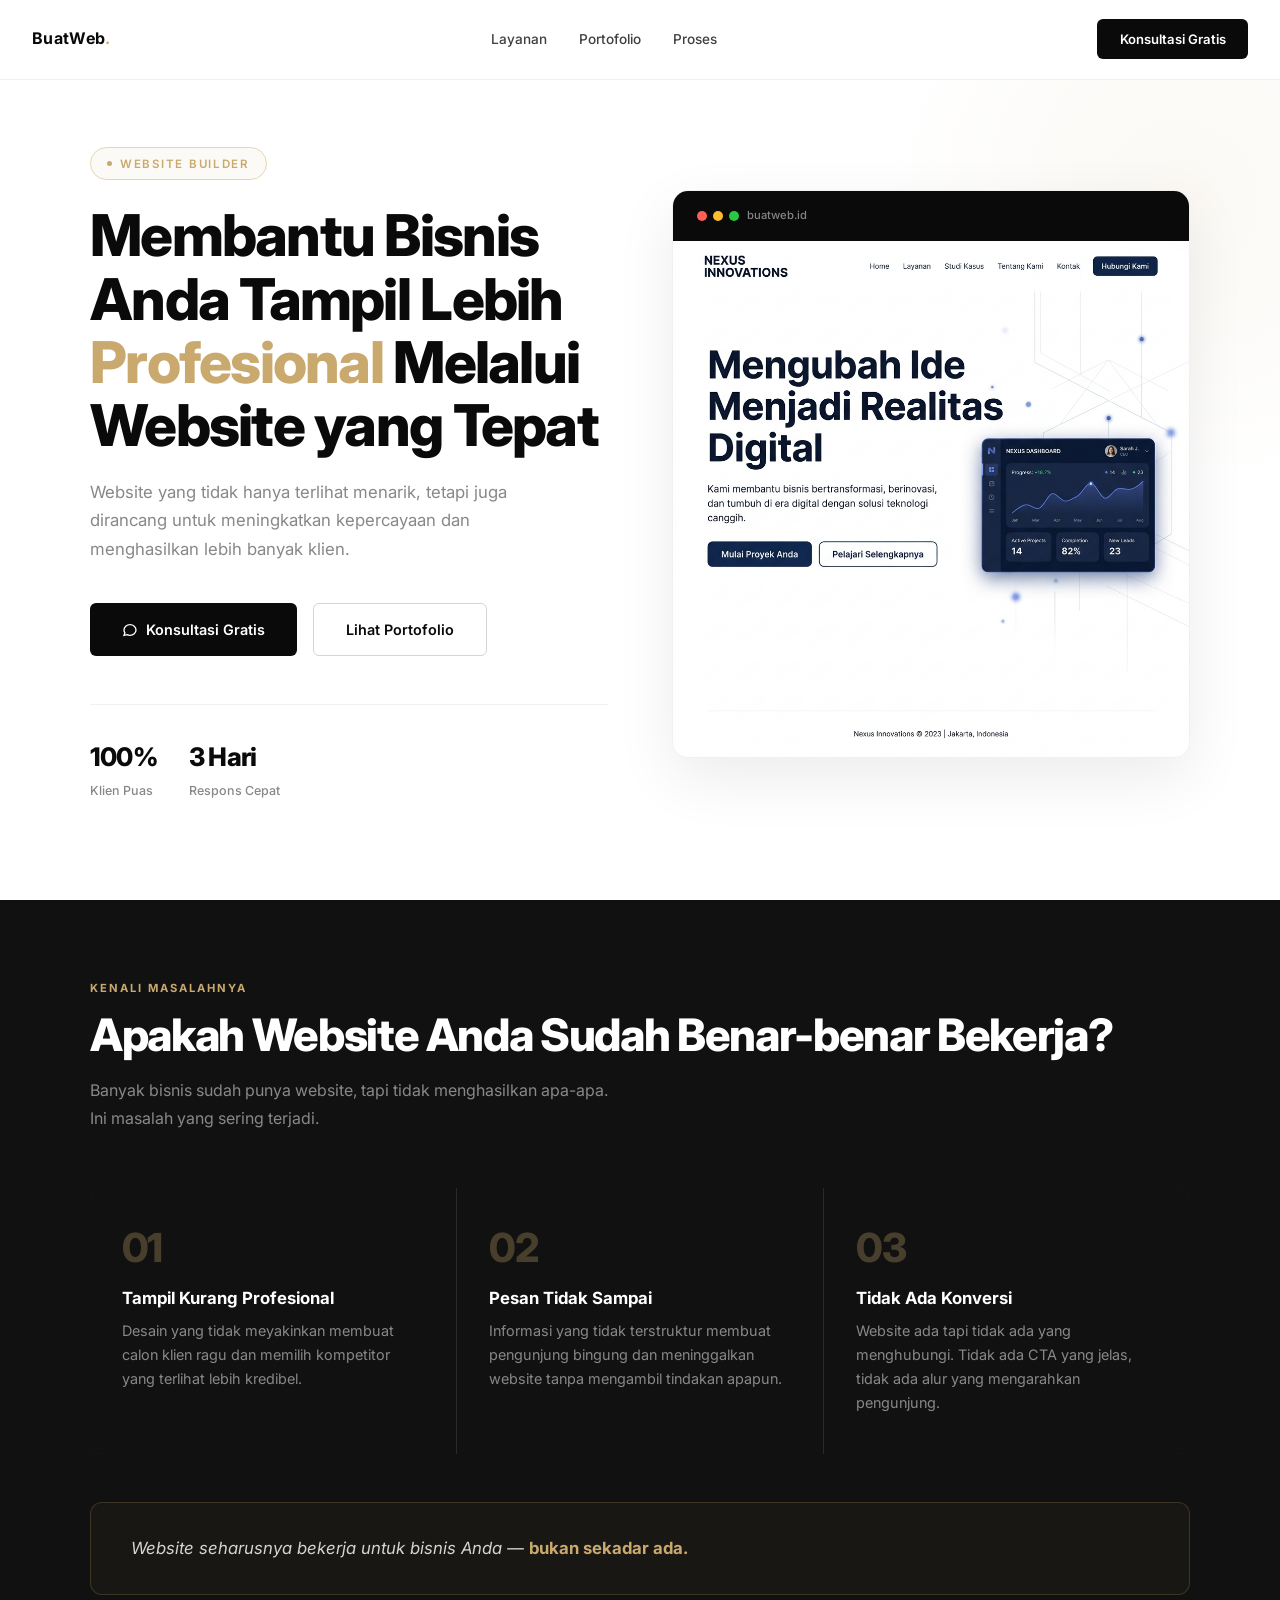
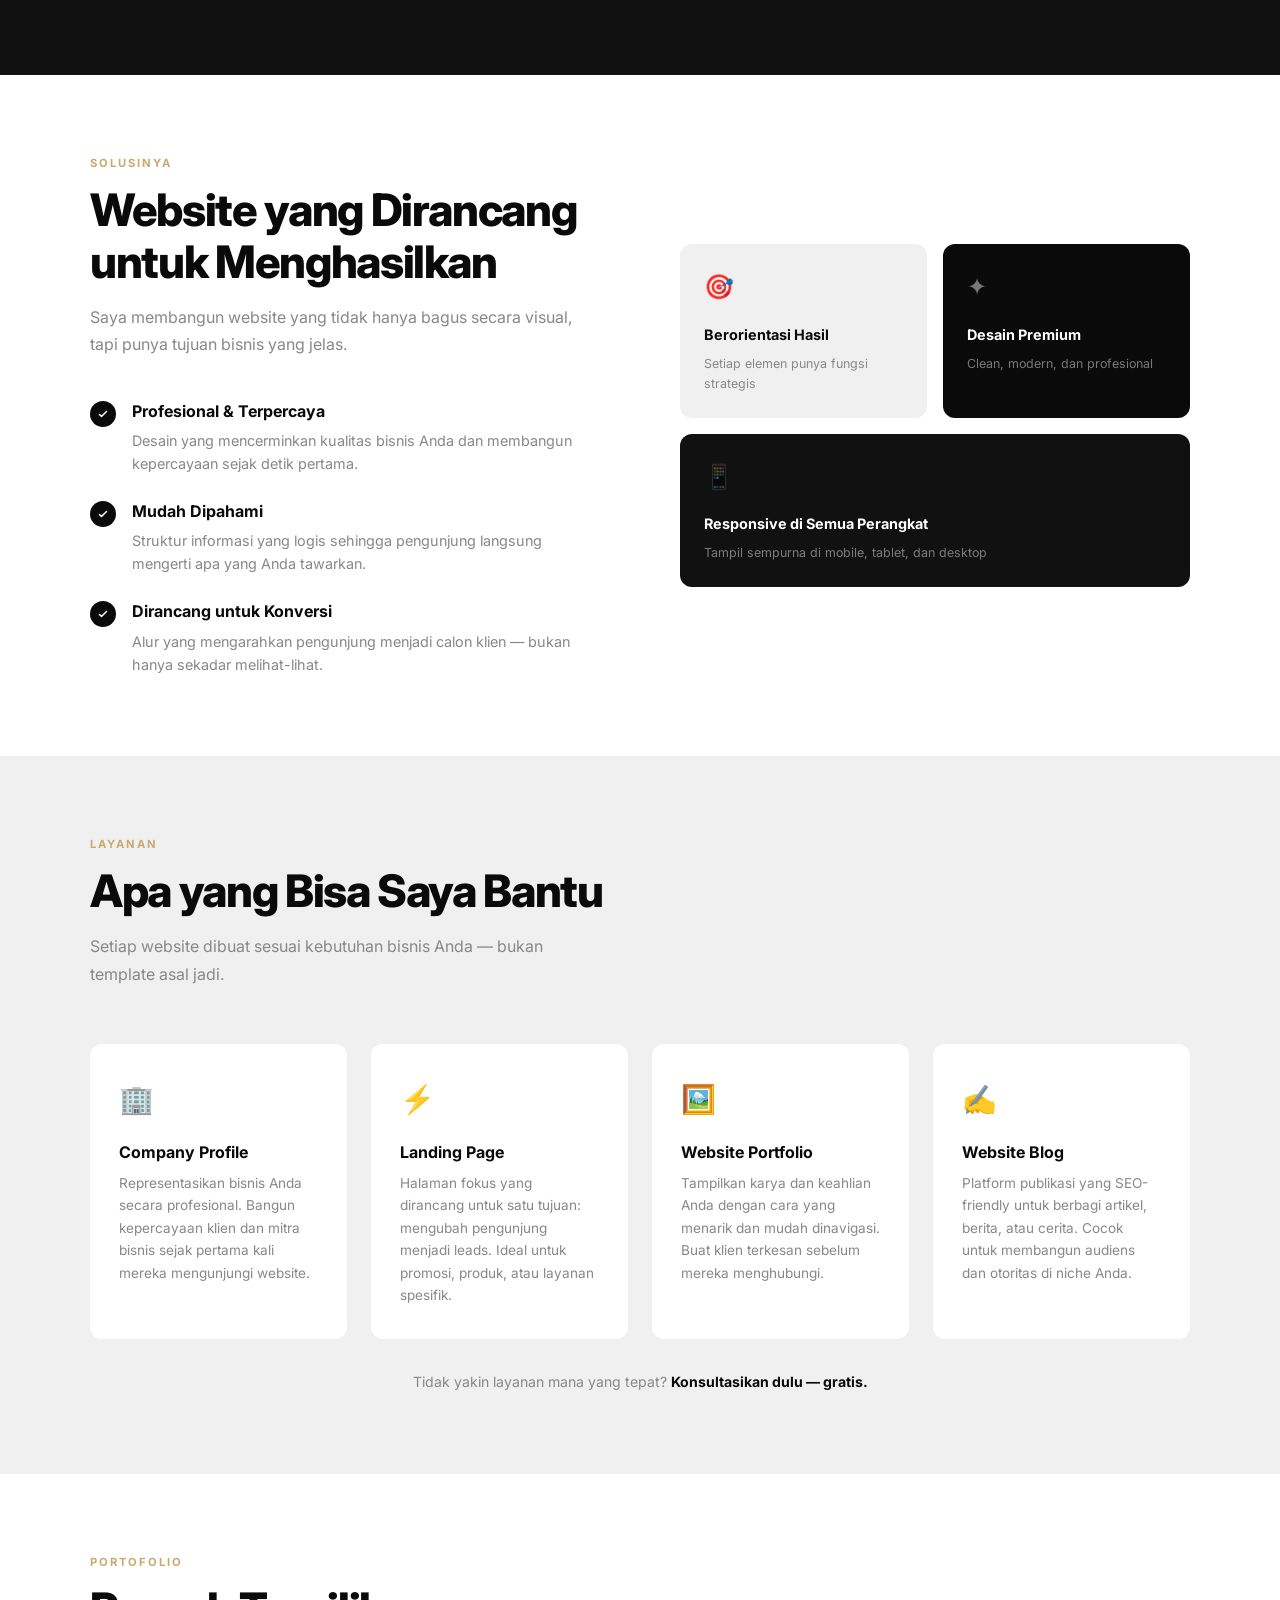
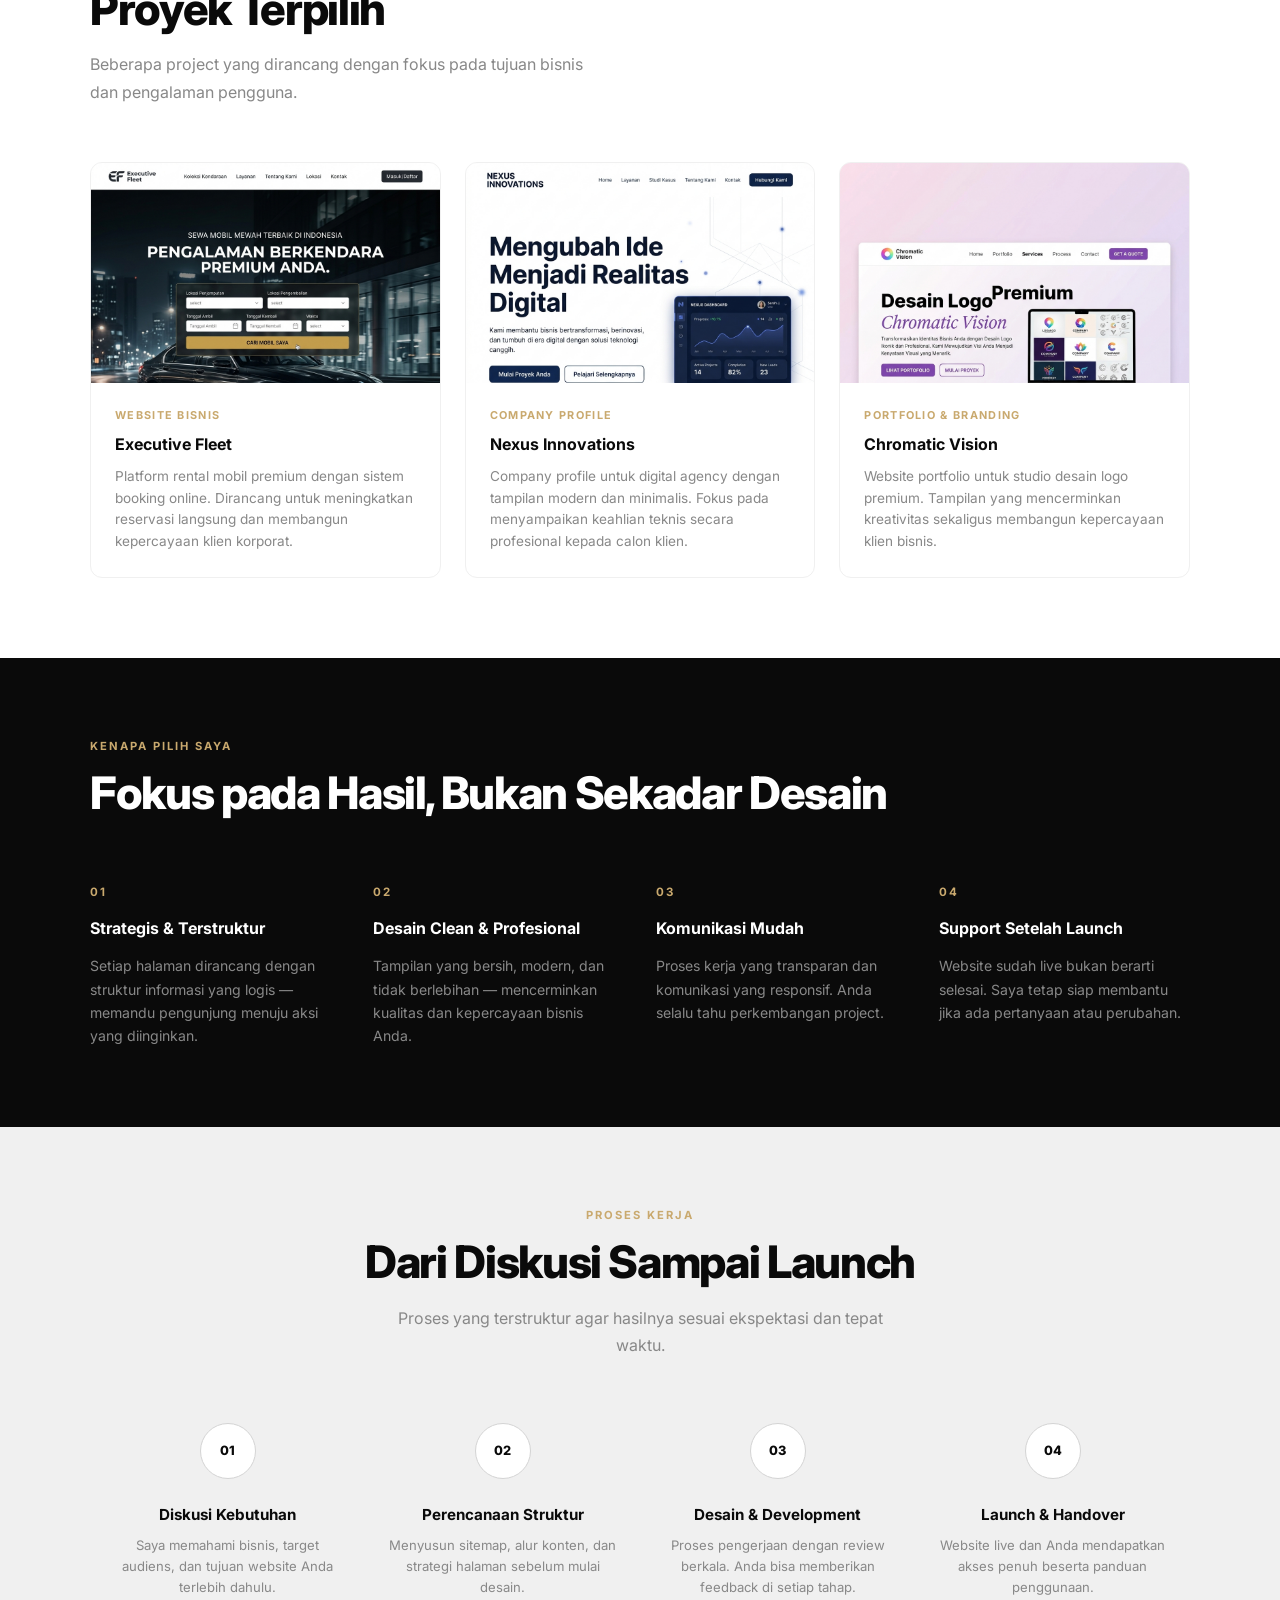
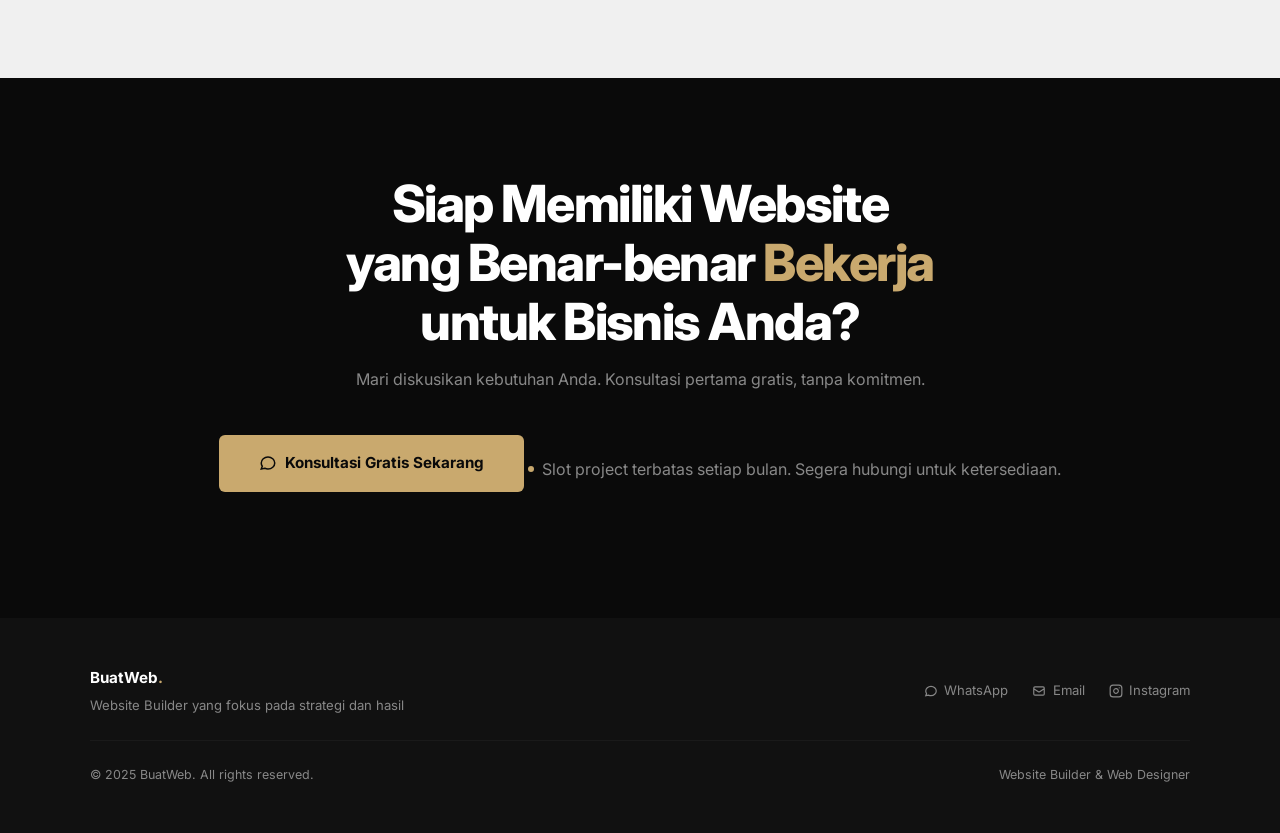
<file: index.html>
<!DOCTYPE html>
<html lang="id">

<head>
  <meta charset="UTF-8" />
  <meta name="viewport" content="width=device-width,initial-scale=1.0" />
  <title>BuatWeb. — Website Builder Profesional</title>
  <meta name="description"
    content="Jasa pembuatan website profesional untuk bisnis Anda. Company profile, landing page, portfolio. BuatWeb. — Website Builder." />
  <link rel="preconnect" href="https://fonts.googleapis.com" />
  <link rel="preconnect" href="https://fonts.gstatic.com" crossorigin />
  <link href="https://fonts.googleapis.com/css2?family=Inter:wght@300;400;500;600;700;800&display=swap"
    rel="stylesheet" />
  <link rel="stylesheet" href="style.css" />
</head>

<body>

  <!-- MOBILE MENU -->
  <div class="mobile-menu" id="mobileMenu">
    <button class="mobile-close" onclick="closeMobile()" aria-label="Tutup menu">✕</button>
    <a href="#layanan" onclick="closeMobile()">Layanan</a>
    <a href="#portofolio" onclick="closeMobile()">Portofolio</a>
    <a href="#proses" onclick="closeMobile()">Proses</a>
    <a href="#kontak" onclick="closeMobile()">Kontak</a>
    <a href="https://wa.me/62895397265635?text=Halo%20Tim%20BuatWeb,%20saya%20ingin%20konsultasi%20gratis"
      target="_blank" class="btn-primary">Konsultasi Gratis</a>
  </div>

  <!-- NAV -->
  <nav id="navbar">
    <a href="#" class="nav-logo">BuatWeb<span>.</span></a>
    <ul class="nav-links">
      <li><a href="#layanan">Layanan</a></li>
      <li><a href="#portofolio">Portofolio</a></li>
      <li><a href="#proses">Proses</a></li>

    </ul>
    <a href="https://wa.me/62895397265635?text=Halo%20Tim%20BuatWeb,%20saya%20ingin%20konsultasi%20gratis"
      target="_blank" class="nav-cta">Konsultasi Gratis</a>
    <div class="nav-toggle" id="navToggle" onclick="openMobile()" aria-label="Buka menu">
      <span></span><span></span><span></span>
    </div>
  </nav>

  <!-- HERO -->
  <section class="hero" id="hero">
    <div class="hero-inner">
      <div class="hero-content">
        <div class="hero-tag">Website Builder</div>
        <h1>Membantu Bisnis Anda Tampil Lebih <em>Profesional</em> Melalui Website yang Tepat</h1>
        <p class="hero-sub">Website yang tidak hanya terlihat menarik, tetapi juga dirancang untuk meningkatkan
          kepercayaan dan menghasilkan lebih banyak klien.</p>
        <div class="hero-actions">
          <a href="https://wa.me/62895397265635?text=Halo%20Tim%20BuatWeb,%20saya%20ingin%20konsultasi%20gratis"
            target="_blank" class="btn-primary">
            <svg width="16" height="16" fill="none" viewBox="0 0 24 24" stroke="currentColor" stroke-width="2">
              <path
                d="M8 12h.01M12 12h.01M16 12h.01M21 12c0 4.418-4.03 8-9 8a9.863 9.863 0 01-4.255-.949L3 20l1.395-3.72C3.512 15.042 3 13.574 3 12c0-4.418 4.03-8 9-8s9 3.582 9 8z" />
            </svg>
            Konsultasi Gratis
          </a>
          <a href="#portofolio" class="btn-outline">Lihat Portofolio</a>
        </div>
        <div class="hero-stats">
          <div class="hero-stat"><strong>100%</strong><span>Klien Puas</span></div>
          <div class="hero-stat"><strong>3 Hari</strong><span>Respons Cepat</span></div>
        </div>
      </div>
      <div class="hero-visual">
        <div class="hero-card">
          <div class="hero-card-header">
            <div class="dot-row"><i></i><i></i><i></i></div>
            <span>buatweb.id</span>
          </div>
          <div class="hero-card-body" style="padding: 0; line-height: 0;">
            <img src="p2.png" alt="Website Preview" style="width: 100%; height: auto; display: block;" loading="lazy" />
          </div>
        </div>

      </div>
    </div>
  </section>

  <!-- PROBLEM -->
  <section class="problem" id="masalah">
    <div class="container">
      <span class="section-eyebrow">Kenali Masalahnya</span>
      <h2 class="section-title">Apakah Website Anda Sudah Benar-benar Bekerja?</h2>
      <p class="section-sub">Banyak bisnis sudah punya website, tapi tidak menghasilkan apa-apa. Ini masalah yang sering
        terjadi.</p>
      <div class="problem-grid">
        <div class="problem-item fade-up">
          <div class="problem-num">01</div>
          <h3>Tampil Kurang Profesional</h3>
          <p>Desain yang tidak meyakinkan membuat calon klien ragu dan memilih kompetitor yang terlihat lebih kredibel.
          </p>
        </div>
        <div class="problem-item fade-up">
          <div class="problem-num">02</div>
          <h3>Pesan Tidak Sampai</h3>
          <p>Informasi yang tidak terstruktur membuat pengunjung bingung dan meninggalkan website tanpa mengambil
            tindakan apapun.</p>
        </div>
        <div class="problem-item fade-up">
          <div class="problem-num">03</div>
          <h3>Tidak Ada Konversi</h3>
          <p>Website ada tapi tidak ada yang menghubungi. Tidak ada CTA yang jelas, tidak ada alur yang mengarahkan
            pengunjung.</p>
        </div>
      </div>
      <div class="problem-closing">
        <p>Website seharusnya bekerja untuk bisnis Anda — <strong>bukan sekadar ada.</strong></p>
      </div>
    </div>
  </section>

  <!-- SOLUTION -->
  <section class="solution" id="solusi">
    <div class="container">
      <div class="solution-inner">
        <div>
          <span class="section-eyebrow">Solusinya</span>
          <h2 class="section-title">Website yang Dirancang untuk Menghasilkan</h2>
          <p class="section-sub">Saya membangun website yang tidak hanya bagus secara visual, tapi punya tujuan bisnis
            yang jelas.</p>
          <div class="solution-list">
            <div class="solution-item fade-up">
              <div class="solution-check"><svg width="12" height="12" fill="none" viewBox="0 0 24 24"
                  stroke="currentColor" stroke-width="3">
                  <path stroke-linecap="round" stroke-linejoin="round" d="M5 13l4 4L19 7" />
                </svg></div>
              <div><strong>Profesional &amp; Terpercaya</strong>
                <p>Desain yang mencerminkan kualitas bisnis Anda dan membangun kepercayaan sejak detik pertama.</p>
              </div>
            </div>
            <div class="solution-item fade-up">
              <div class="solution-check"><svg width="12" height="12" fill="none" viewBox="0 0 24 24"
                  stroke="currentColor" stroke-width="3">
                  <path stroke-linecap="round" stroke-linejoin="round" d="M5 13l4 4L19 7" />
                </svg></div>
              <div><strong>Mudah Dipahami</strong>
                <p>Struktur informasi yang logis sehingga pengunjung langsung mengerti apa yang Anda tawarkan.</p>
              </div>
            </div>
            <div class="solution-item fade-up">
              <div class="solution-check"><svg width="12" height="12" fill="none" viewBox="0 0 24 24"
                  stroke="currentColor" stroke-width="3">
                  <path stroke-linecap="round" stroke-linejoin="round" d="M5 13l4 4L19 7" />
                </svg></div>
              <div><strong>Dirancang untuk Konversi</strong>
                <p>Alur yang mengarahkan pengunjung menjadi calon klien — bukan hanya sekadar melihat-lihat.</p>
              </div>
            </div>
          </div>
        </div>
        <div class="solution-visual">
          <div class="sol-card">
            <span class="icon">🎯</span>
            <strong>Berorientasi Hasil</strong>
            <span>Setiap elemen punya fungsi strategis</span>
          </div>
          <div class="sol-card dark">
            <span class="icon">✦</span>
            <strong>Desain Premium</strong>
            <span>Clean, modern, dan profesional</span>
          </div>
          <div class="sol-card span2 dark" style="background:#111;grid-column:span 2;">
            <span class="icon">📱</span>
            <strong>Responsive di Semua Perangkat</strong>
            <span>Tampil sempurna di mobile, tablet, dan desktop</span>
          </div>
        </div>
      </div>
    </div>
  </section>

  <!-- SERVICES -->
  <section class="services" id="layanan">
    <div class="container">
      <span class="section-eyebrow">Layanan</span>
      <h2 class="section-title">Apa yang Bisa Saya Bantu</h2>
      <p class="section-sub">Setiap website dibuat sesuai kebutuhan bisnis Anda — bukan template asal jadi.</p>
      <div class="services-grid">
        <div class="service-card fade-up">
          <span class="service-icon">🏢</span>
          <h3>Company Profile</h3>
          <p>Representasikan bisnis Anda secara profesional. Bangun kepercayaan klien dan mitra bisnis sejak pertama
            kali mereka mengunjungi website.</p>
        </div>
        <div class="service-card fade-up">
          <span class="service-icon">⚡</span>
          <h3>Landing Page</h3>
          <p>Halaman fokus yang dirancang untuk satu tujuan: mengubah pengunjung menjadi leads. Ideal untuk promosi,
            produk, atau layanan spesifik.</p>
        </div>
        <div class="service-card fade-up">
          <span class="service-icon">🖼️</span>
          <h3>Website Portfolio</h3>
          <p>Tampilkan karya dan keahlian Anda dengan cara yang menarik dan mudah dinavigasi. Buat klien terkesan
            sebelum mereka menghubungi.</p>
        </div>
        <div class="service-card fade-up">
          <span class="service-icon">✍️</span>
          <h3>Website Blog</h3>
          <p>Platform publikasi yang SEO-friendly untuk berbagi artikel, berita, atau cerita. Cocok untuk membangun
            audiens dan otoritas di niche Anda.</p>
        </div>
      </div>
      <p class="services-note">Tidak yakin layanan mana yang tepat? <strong>Konsultasikan dulu — gratis.</strong></p>
    </div>
  </section>

  <!-- PORTFOLIO -->
  <section class="portfolio" id="portofolio">
    <div class="container">
      <span class="section-eyebrow">Portofolio</span>
      <h2 class="section-title">Proyek Terpilih</h2>
      <p class="section-sub">Beberapa project yang dirancang dengan fokus pada tujuan bisnis dan pengalaman pengguna.
      </p>
      <div class="portfolio-grid">
        <a href="https://wa.me/62895397265635?text=Halo%20Tim%20BuatWeb,%20saya%20tertarik%20dengan%20proyek%20Executive%20Fleet"
          target="_blank" class="portfolio-card fade-up" style="text-decoration:none;display:block;">
          <div class="portfolio-thumb">
            <img src="p1.png" alt="Executive Fleet — Website Rental Mobil Mewah" loading="lazy" />
          </div>
          <div class="portfolio-info">
            <span class="portfolio-tag">Website Bisnis</span>
            <h3>Executive Fleet</h3>
            <p>Platform rental mobil premium dengan sistem booking online. Dirancang untuk meningkatkan reservasi
              langsung dan membangun kepercayaan klien korporat.</p>
          </div>
        </a>
        <a href="https://wa.me/62895397265635?text=Halo%20Tim%20BuatWeb,%20saya%20tertarik%20dengan%20proyek%20Nexus%20Innovations"
          target="_blank" class="portfolio-card fade-up" style="text-decoration:none;display:block;">
          <div class="portfolio-thumb">
            <img src="p2.png" alt="Nexus Innovations — Company Profile Digital Agency" loading="lazy" />
          </div>
          <div class="portfolio-info">
            <span class="portfolio-tag">Company Profile</span>
            <h3>Nexus Innovations</h3>
            <p>Company profile untuk digital agency dengan tampilan modern dan minimalis. Fokus pada menyampaikan
              keahlian teknis secara profesional kepada calon klien.</p>
          </div>
        </a>
        <a href="https://wa.me/62895397265635?text=Halo%20Tim%20BuatWeb,%20saya%20tertarik%20dengan%20proyek%20Chromatic%20Vision"
          target="_blank" class="portfolio-card fade-up" style="text-decoration:none;display:block;">
          <div class="portfolio-thumb">
            <img src="p3.png" alt="Chromatic Vision — Studio Desain Kreatif" loading="lazy" />
          </div>
          <div class="portfolio-info">
            <span class="portfolio-tag">Portfolio &amp; Branding</span>
            <h3>Chromatic Vision</h3>
            <p>Website portfolio untuk studio desain logo premium. Tampilan yang mencerminkan kreativitas sekaligus
              membangun kepercayaan klien bisnis.</p>
          </div>
        </a>
      </div>
    </div>
  </section>

  <!-- VALUE -->
  <section class="value" id="keunggulan">
    <div class="container">
      <span class="section-eyebrow">Kenapa Pilih Saya</span>
      <h2 class="section-title">Fokus pada Hasil, Bukan Sekadar Desain</h2>
      <div class="value-grid">
        <div class="value-item fade-up">
          <span class="value-item-num">01</span>
          <h3>Strategis &amp; Terstruktur</h3>
          <p>Setiap halaman dirancang dengan struktur informasi yang logis — memandu pengunjung menuju aksi yang
            diinginkan.</p>
        </div>
        <div class="value-item fade-up">
          <span class="value-item-num">02</span>
          <h3>Desain Clean &amp; Profesional</h3>
          <p>Tampilan yang bersih, modern, dan tidak berlebihan — mencerminkan kualitas dan kepercayaan bisnis Anda.</p>
        </div>
        <div class="value-item fade-up">
          <span class="value-item-num">03</span>
          <h3>Komunikasi Mudah</h3>
          <p>Proses kerja yang transparan dan komunikasi yang responsif. Anda selalu tahu perkembangan project.</p>
        </div>
        <div class="value-item fade-up">
          <span class="value-item-num">04</span>
          <h3>Support Setelah Launch</h3>
          <p>Website sudah live bukan berarti selesai. Saya tetap siap membantu jika ada pertanyaan atau perubahan.</p>
        </div>
      </div>
    </div>
  </section>

  <!-- PROCESS -->
  <section class="process" id="proses">
    <div class="container">
      <div style="text-align:center;margin-bottom:1rem;">
        <span class="section-eyebrow">Proses Kerja</span>
        <h2 class="section-title">Dari Diskusi Sampai Launch</h2>
        <p class="section-sub" style="margin:0 auto;">Proses yang terstruktur agar hasilnya sesuai ekspektasi dan tepat
          waktu.</p>
      </div>
      <div class="process-steps">
        <div class="process-step fade-up">
          <div class="step-circle">01</div>
          <h3>Diskusi Kebutuhan</h3>
          <p>Saya memahami bisnis, target audiens, dan tujuan website Anda terlebih dahulu.</p>
        </div>
        <div class="process-step fade-up">
          <div class="step-circle">02</div>
          <h3>Perencanaan Struktur</h3>
          <p>Menyusun sitemap, alur konten, dan strategi halaman sebelum mulai desain.</p>
        </div>
        <div class="process-step fade-up">
          <div class="step-circle">03</div>
          <h3>Desain &amp; Development</h3>
          <p>Proses pengerjaan dengan review berkala. Anda bisa memberikan feedback di setiap tahap.</p>
        </div>
        <div class="process-step fade-up">
          <div class="step-circle">04</div>
          <h3>Launch &amp; Handover</h3>
          <p>Website live dan Anda mendapatkan akses penuh beserta panduan penggunaan.</p>
        </div>
      </div>
    </div>
  </section>



  <!-- CTA -->
  <section class="cta-section" id="kontak">
    <h2>Siap Memiliki Website yang Benar-benar <em>Bekerja</em> untuk Bisnis Anda?</h2>
    <p>Mari diskusikan kebutuhan Anda. Konsultasi pertama gratis, tanpa komitmen.</p>
    <a href="https://wa.me/62895397265635?text=Halo%20Tim%20BuatWeb,%20saya%20ingin%20konsultasi%20gratis%20untuk%20pembuatan%20website"
      target="_blank" class="btn-accent">
      <svg width="18" height="18" fill="none" viewBox="0 0 24 24" stroke="currentColor" stroke-width="2">
        <path
          d="M8 12h.01M12 12h.01M16 12h.01M21 12c0 4.418-4.03 8-9 8a9.863 9.863 0 01-4.255-.949L3 20l1.395-3.72C3.512 15.042 3 13.574 3 12c0-4.418 4.03-8 9-8s9 3.582 9 8z" />
      </svg>
      Konsultasi Gratis Sekarang
    </a>
    <p class="cta-urgency">Slot project terbatas setiap bulan. Segera hubungi untuk ketersediaan.</p>
  </section>

  <!-- FOOTER -->
  <footer>
    <div class="footer-inner">
      <div class="footer-brand">
        <div class="footer-logo">BuatWeb<span>.</span></div>
        <p>Website Builder yang fokus pada strategi dan hasil</p>
      </div>
      <div class="footer-contacts">
        <a href="https://wa.me/62895397265635" target="_blank">
          <svg width="14" height="14" fill="none" viewBox="0 0 24 24" stroke="currentColor" stroke-width="2">
            <path
              d="M8 12h.01M12 12h.01M16 12h.01M21 12c0 4.418-4.03 8-9 8a9.863 9.863 0 01-4.255-.949L3 20l1.395-3.72C3.512 15.042 3 13.574 3 12c0-4.418 4.03-8 9-8s9 3.582 9 8z" />
          </svg>
          WhatsApp
        </a>
        <a href="mailto:hello@buatweb.com">
          <svg width="14" height="14" fill="none" viewBox="0 0 24 24" stroke="currentColor" stroke-width="2">
            <path
              d="M3 8l7.89 5.26a2 2 0 002.22 0L21 8M5 19h14a2 2 0 002-2V7a2 2 0 00-2-2H5a2 2 0 00-2 2v10a2 2 0 002 2z" />
          </svg>
          Email
        </a>
        <a href="https://instagram.com/buatweb" target="_blank">
          <svg width="14" height="14" fill="none" viewBox="0 0 24 24" stroke="currentColor" stroke-width="2">
            <rect x="2" y="2" width="20" height="20" rx="5" />
            <path d="M16 11.37A4 4 0 1112.63 8 4 4 0 0116 11.37z" />
            <circle cx="17.5" cy="6.5" r="1" fill="currentColor" stroke="none" />
          </svg>
          Instagram
        </a>
      </div>
    </div>
    <div class="footer-bottom">
      <p>© 2025 BuatWeb. All rights reserved.</p>
      <p>Website Builder &amp; Web Designer</p>
    </div>
  </footer>

  <script>
    // Navbar scroll effect
    const navbar = document.getElementById('navbar');
    window.addEventListener('scroll', () => {
      navbar.classList.toggle('scrolled', window.scrollY > 20);
    });

    // Mobile menu
    function openMobile() { document.getElementById('mobileMenu').classList.add('open'); }
    function closeMobile() { document.getElementById('mobileMenu').classList.remove('open'); }

    // Fade-up on scroll
    const observer = new IntersectionObserver((entries) => {
      entries.forEach(e => { if (e.isIntersecting) { e.target.classList.add('visible'); } });
    }, { threshold: 0.12 });
    document.querySelectorAll('.fade-up').forEach(el => observer.observe(el));
  </script>
</body>

</html>
</file>
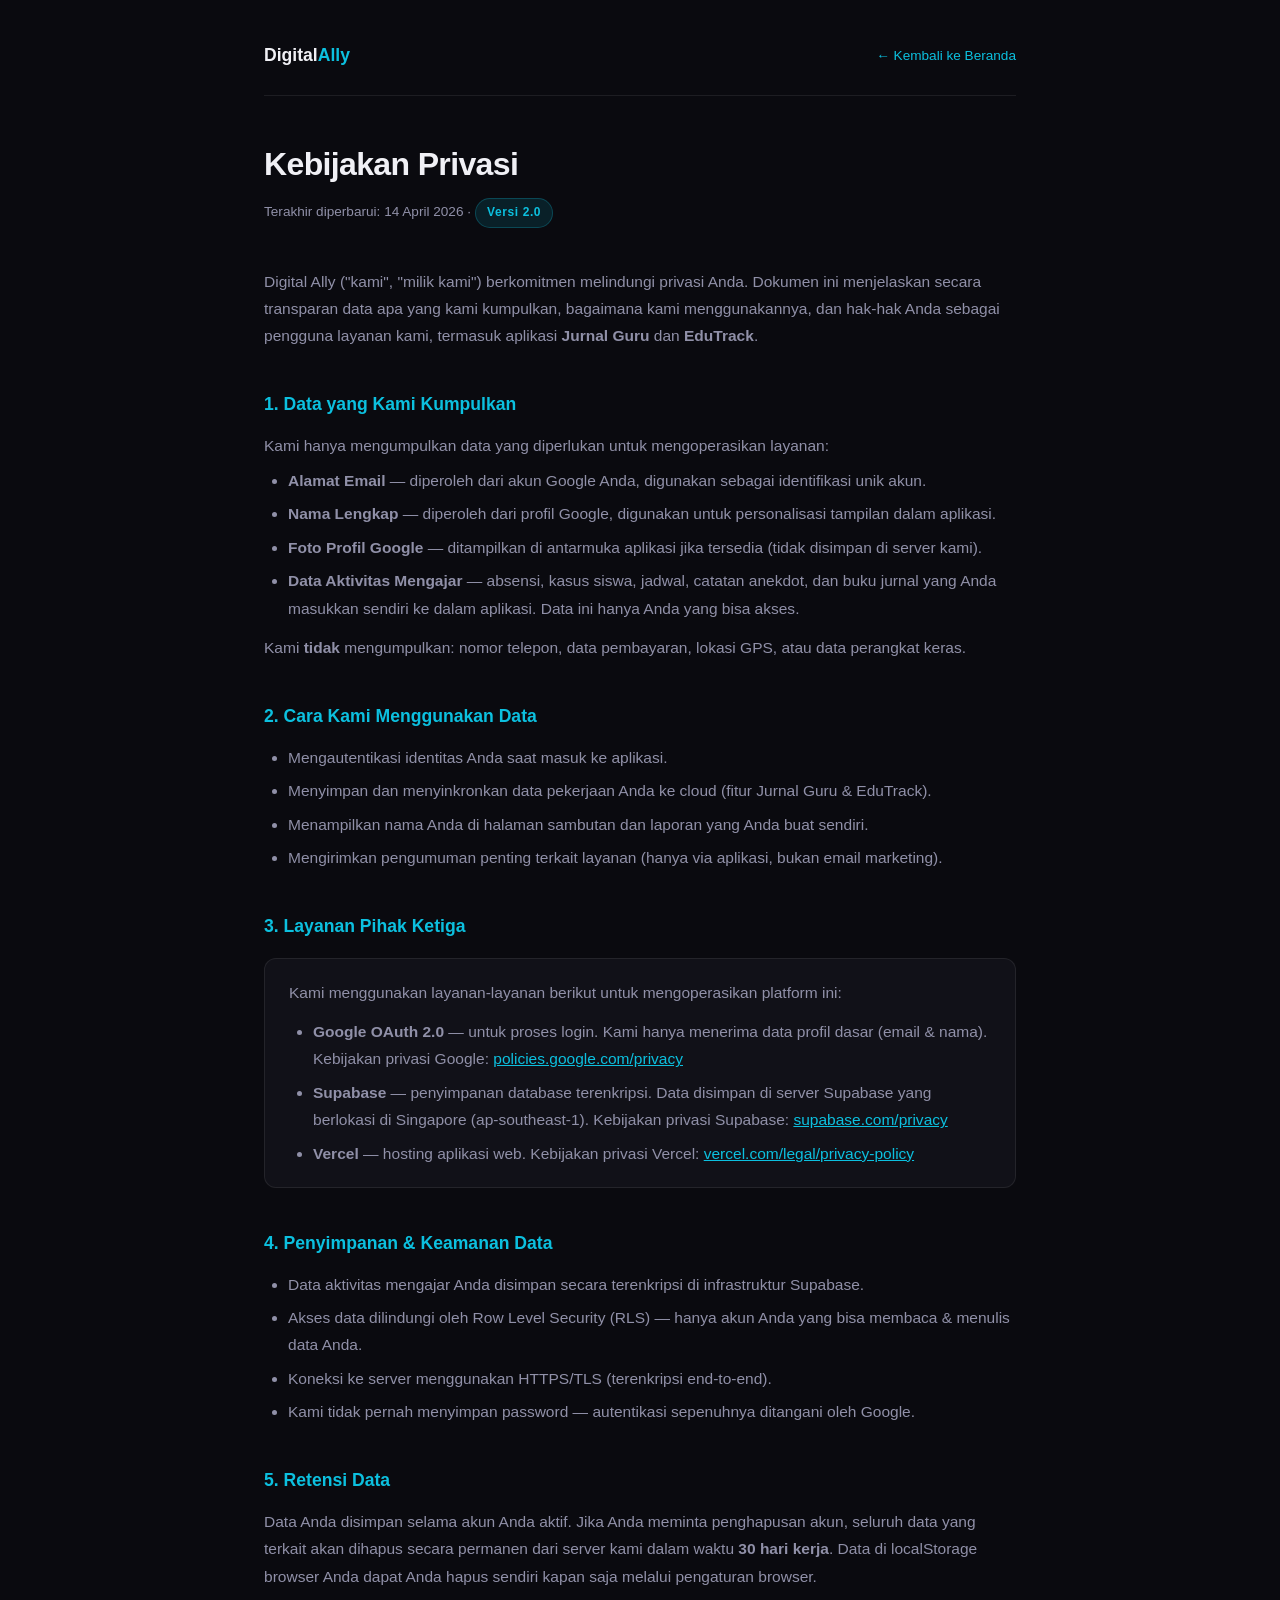
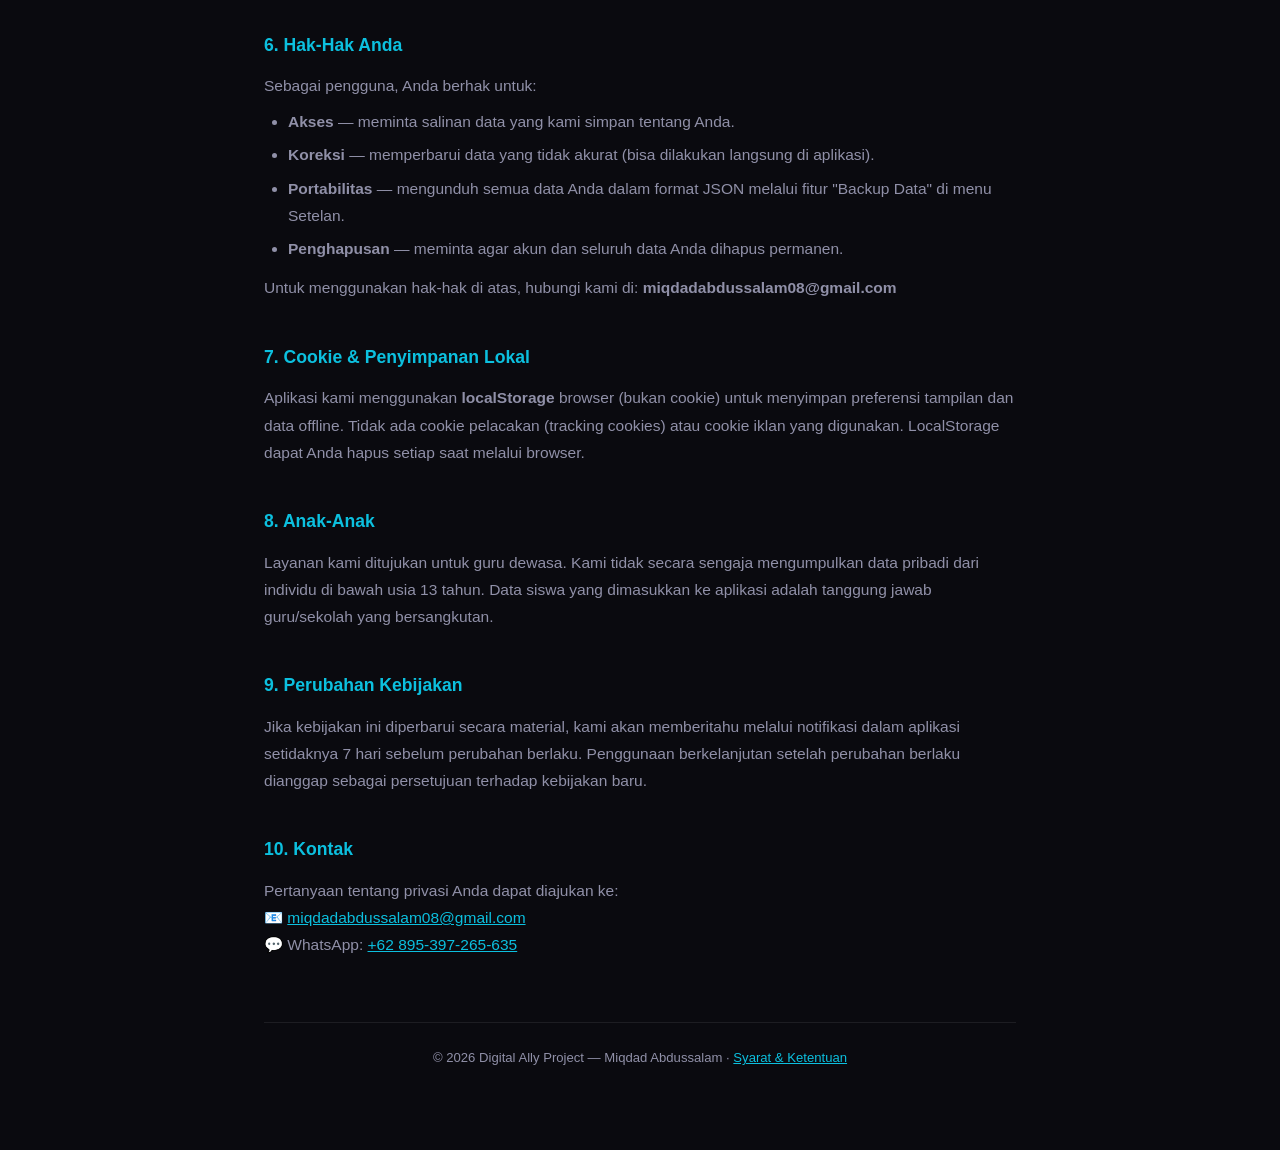
<file: privacy.html>
<!DOCTYPE html>
<html lang="id">
<head>
  <meta charset="UTF-8">
  <meta name="viewport" content="width=device-width, initial-scale=1.0">
  <title>Kebijakan Privasi — Digital Ally</title>
  <style>
    :root { --cyan: #0cc0df; --bg: #0a0a0f; --surface: #111118; --border: rgba(255,255,255,0.08); --text: #f0f0f5; --text2: #9090a8; }
    * { box-sizing: border-box; margin: 0; padding: 0; }
    body { background: var(--bg); color: var(--text); font-family: 'Segoe UI', Inter, sans-serif; font-size: 0.97rem; line-height: 1.75; max-width: 800px; margin: 0 auto; padding: 2.5rem 1.5rem 5rem; }
    nav { display: flex; align-items: center; justify-content: space-between; padding-bottom: 1.5rem; border-bottom: 1px solid var(--border); margin-bottom: 2.5rem; }
    .logo { font-weight: 800; font-size: 1.1rem; }
    .logo span { color: var(--cyan); }
    a.back { color: var(--cyan); text-decoration: none; font-size: 0.85rem; }
    a.back:hover { text-decoration: underline; }
    h1 { font-size: 2rem; font-weight: 800; margin-bottom: 0.4rem; letter-spacing: -0.02em; }
    .updated { color: var(--text2); font-size: 0.85rem; margin-bottom: 2.5rem; }
    h2 { font-size: 1.1rem; font-weight: 700; color: var(--cyan); margin: 2.5rem 0 0.75rem; }
    p, li { color: var(--text2); }
    ul { padding-left: 1.5rem; display: flex; flex-direction: column; gap: 0.4rem; margin-top: 0.5rem; }
    .card { background: var(--surface); border: 1px solid var(--border); border-radius: 12px; padding: 1.25rem 1.5rem; margin: 1rem 0; }
    .badge { display: inline-block; background: rgba(12,192,223,0.12); color: var(--cyan); border: 1px solid rgba(12,192,223,0.25); font-size: 0.75rem; font-weight: 700; padding: 0.2rem 0.7rem; border-radius: 100px; letter-spacing: 0.05em; }
    footer { margin-top: 4rem; padding-top: 1.5rem; border-top: 1px solid var(--border); color: var(--text2); font-size: 0.82rem; text-align: center; }
    a { color: var(--cyan); }
  </style>
</head>
<body>
<nav>
  <div class="logo">Digital<span>Ally</span></div>
  <a class="back" href="index.html">← Kembali ke Beranda</a>
</nav>

<h1>Kebijakan Privasi</h1>
<p class="updated">Terakhir diperbarui: 14 April 2026 · <span class="badge">Versi 2.0</span></p>

<p>Digital Ally ("kami", "milik kami") berkomitmen melindungi privasi Anda. Dokumen ini menjelaskan secara transparan data apa yang kami kumpulkan, bagaimana kami menggunakannya, dan hak-hak Anda sebagai pengguna layanan kami, termasuk aplikasi <strong>Jurnal Guru</strong> dan <strong>EduTrack</strong>.</p>

<h2>1. Data yang Kami Kumpulkan</h2>
<p>Kami hanya mengumpulkan data yang diperlukan untuk mengoperasikan layanan:</p>
<ul>
  <li><strong>Alamat Email</strong> — diperoleh dari akun Google Anda, digunakan sebagai identifikasi unik akun.</li>
  <li><strong>Nama Lengkap</strong> — diperoleh dari profil Google, digunakan untuk personalisasi tampilan dalam aplikasi.</li>
  <li><strong>Foto Profil Google</strong> — ditampilkan di antarmuka aplikasi jika tersedia (tidak disimpan di server kami).</li>
  <li><strong>Data Aktivitas Mengajar</strong> — absensi, kasus siswa, jadwal, catatan anekdot, dan buku jurnal yang Anda masukkan sendiri ke dalam aplikasi. Data ini hanya Anda yang bisa akses.</li>
</ul>
<p style="margin-top:0.75rem">Kami <strong>tidak</strong> mengumpulkan: nomor telepon, data pembayaran, lokasi GPS, atau data perangkat keras.</p>

<h2>2. Cara Kami Menggunakan Data</h2>
<ul>
  <li>Mengautentikasi identitas Anda saat masuk ke aplikasi.</li>
  <li>Menyimpan dan menyinkronkan data pekerjaan Anda ke cloud (fitur Jurnal Guru &amp; EduTrack).</li>
  <li>Menampilkan nama Anda di halaman sambutan dan laporan yang Anda buat sendiri.</li>
  <li>Mengirimkan pengumuman penting terkait layanan (hanya via aplikasi, bukan email marketing).</li>
</ul>

<h2>3. Layanan Pihak Ketiga</h2>
<div class="card">
  <p>Kami menggunakan layanan-layanan berikut untuk mengoperasikan platform ini:</p>
  <ul style="margin-top:0.75rem">
    <li><strong>Google OAuth 2.0</strong> — untuk proses login. Kami hanya menerima data profil dasar (email &amp; nama). Kebijakan privasi Google: <a href="https://policies.google.com/privacy" target="_blank">policies.google.com/privacy</a></li>
    <li><strong>Supabase</strong> — penyimpanan database terenkripsi. Data disimpan di server Supabase yang berlokasi di Singapore (ap-southeast-1). Kebijakan privasi Supabase: <a href="https://supabase.com/privacy" target="_blank">supabase.com/privacy</a></li>
    <li><strong>Vercel</strong> — hosting aplikasi web. Kebijakan privasi Vercel: <a href="https://vercel.com/legal/privacy-policy" target="_blank">vercel.com/legal/privacy-policy</a></li>
  </ul>
</div>

<h2>4. Penyimpanan &amp; Keamanan Data</h2>
<ul>
  <li>Data aktivitas mengajar Anda disimpan secara terenkripsi di infrastruktur Supabase.</li>
  <li>Akses data dilindungi oleh Row Level Security (RLS) — hanya akun Anda yang bisa membaca &amp; menulis data Anda.</li>
  <li>Koneksi ke server menggunakan HTTPS/TLS (terenkripsi end-to-end).</li>
  <li>Kami tidak pernah menyimpan password — autentikasi sepenuhnya ditangani oleh Google.</li>
</ul>

<h2>5. Retensi Data</h2>
<p>Data Anda disimpan selama akun Anda aktif. Jika Anda meminta penghapusan akun, seluruh data yang terkait akan dihapus secara permanen dari server kami dalam waktu <strong>30 hari kerja</strong>. Data di localStorage browser Anda dapat Anda hapus sendiri kapan saja melalui pengaturan browser.</p>

<h2>6. Hak-Hak Anda</h2>
<p>Sebagai pengguna, Anda berhak untuk:</p>
<ul>
  <li><strong>Akses</strong> — meminta salinan data yang kami simpan tentang Anda.</li>
  <li><strong>Koreksi</strong> — memperbarui data yang tidak akurat (bisa dilakukan langsung di aplikasi).</li>
  <li><strong>Portabilitas</strong> — mengunduh semua data Anda dalam format JSON melalui fitur "Backup Data" di menu Setelan.</li>
  <li><strong>Penghapusan</strong> — meminta agar akun dan seluruh data Anda dihapus permanen.</li>
</ul>
<p style="margin-top:0.75rem">Untuk menggunakan hak-hak di atas, hubungi kami di: <strong>miqdadabdussalam08@gmail.com</strong></p>

<h2>7. Cookie &amp; Penyimpanan Lokal</h2>
<p>Aplikasi kami menggunakan <strong>localStorage</strong> browser (bukan cookie) untuk menyimpan preferensi tampilan dan data offline. Tidak ada cookie pelacakan (tracking cookies) atau cookie iklan yang digunakan. LocalStorage dapat Anda hapus setiap saat melalui browser.</p>

<h2>8. Anak-Anak</h2>
<p>Layanan kami ditujukan untuk guru dewasa. Kami tidak secara sengaja mengumpulkan data pribadi dari individu di bawah usia 13 tahun. Data siswa yang dimasukkan ke aplikasi adalah tanggung jawab guru/sekolah yang bersangkutan.</p>

<h2>9. Perubahan Kebijakan</h2>
<p>Jika kebijakan ini diperbarui secara material, kami akan memberitahu melalui notifikasi dalam aplikasi setidaknya 7 hari sebelum perubahan berlaku. Penggunaan berkelanjutan setelah perubahan berlaku dianggap sebagai persetujuan terhadap kebijakan baru.</p>

<h2>10. Kontak</h2>
<p>Pertanyaan tentang privasi Anda dapat diajukan ke:<br>
📧 <a href="mailto:miqdadabdussalam08@gmail.com">miqdadabdussalam08@gmail.com</a><br>
💬 WhatsApp: <a href="https://wa.me/62895397265635" target="_blank">+62 895-397-265-635</a></p>

<footer>
  <p>© 2026 Digital Ally Project — Miqdad Abdussalam · <a href="terms.html">Syarat &amp; Ketentuan</a></p>
</footer>
</body>
</html>
</file>
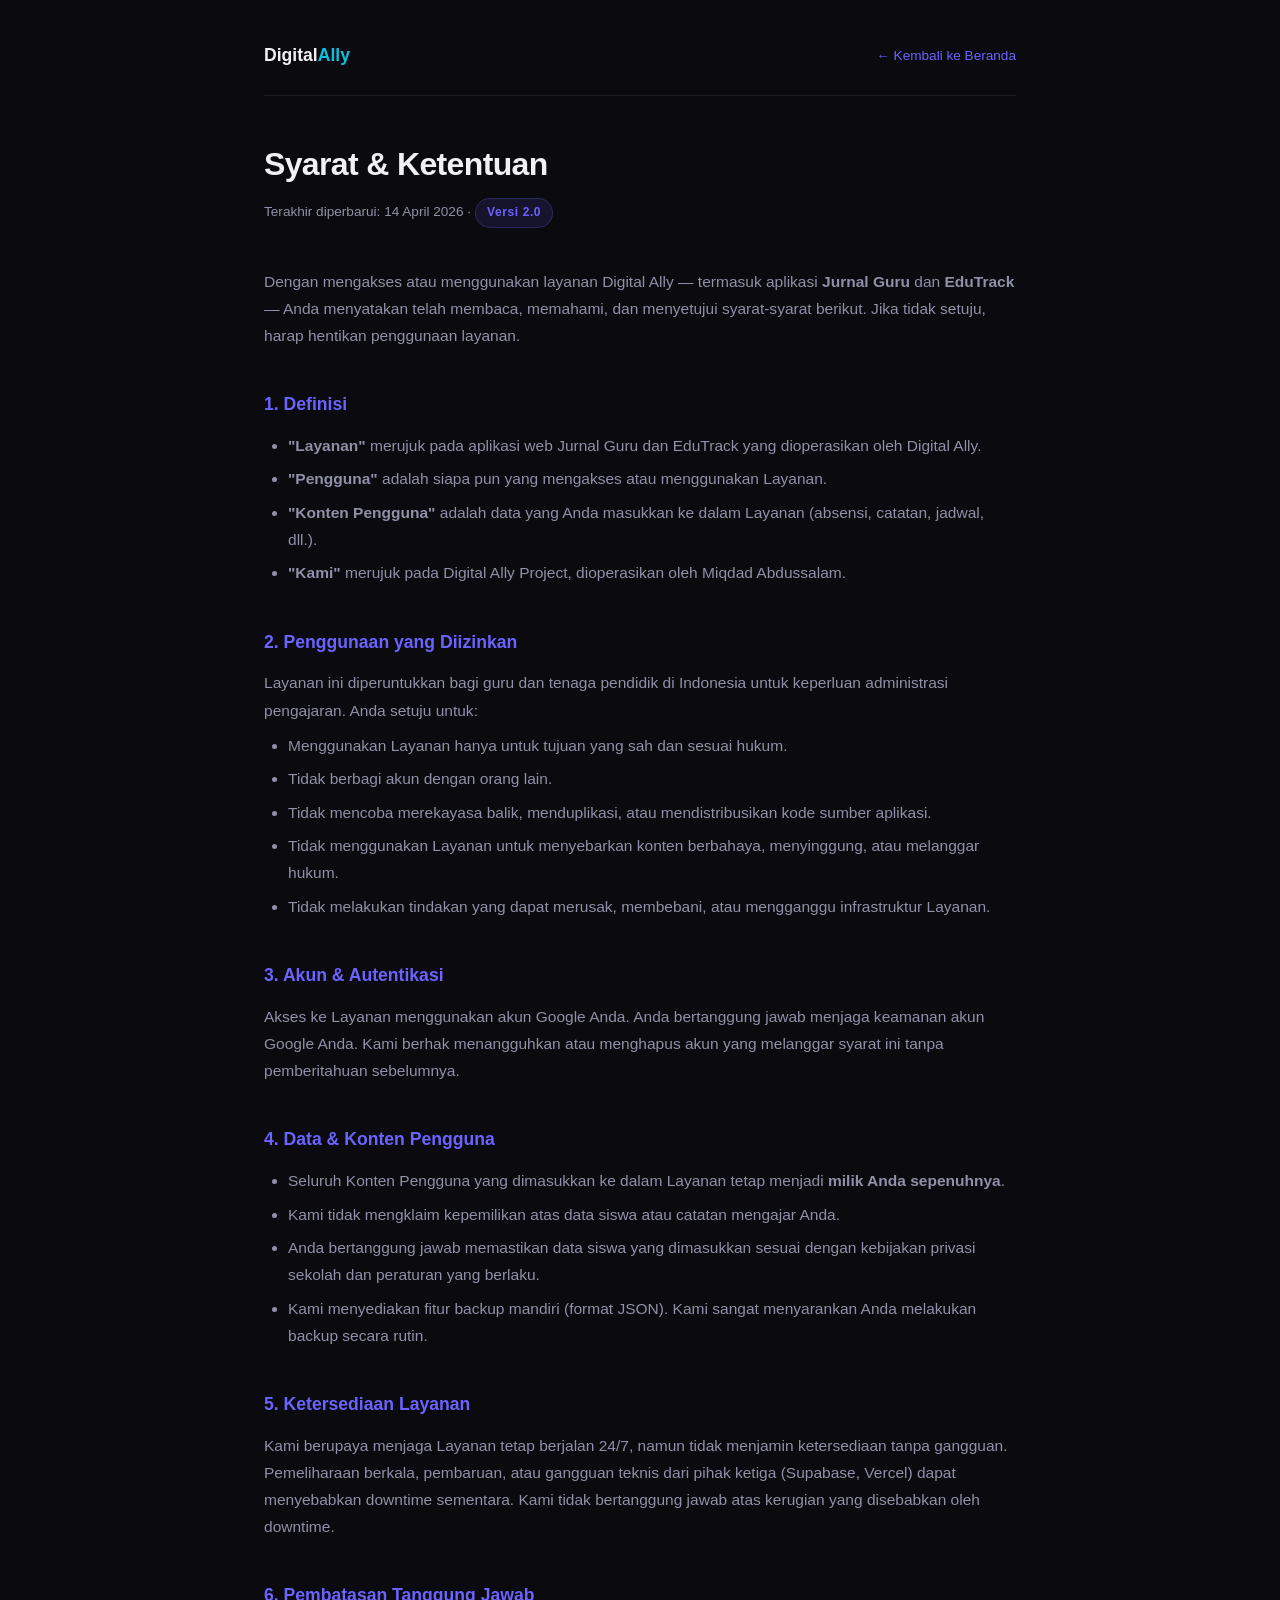
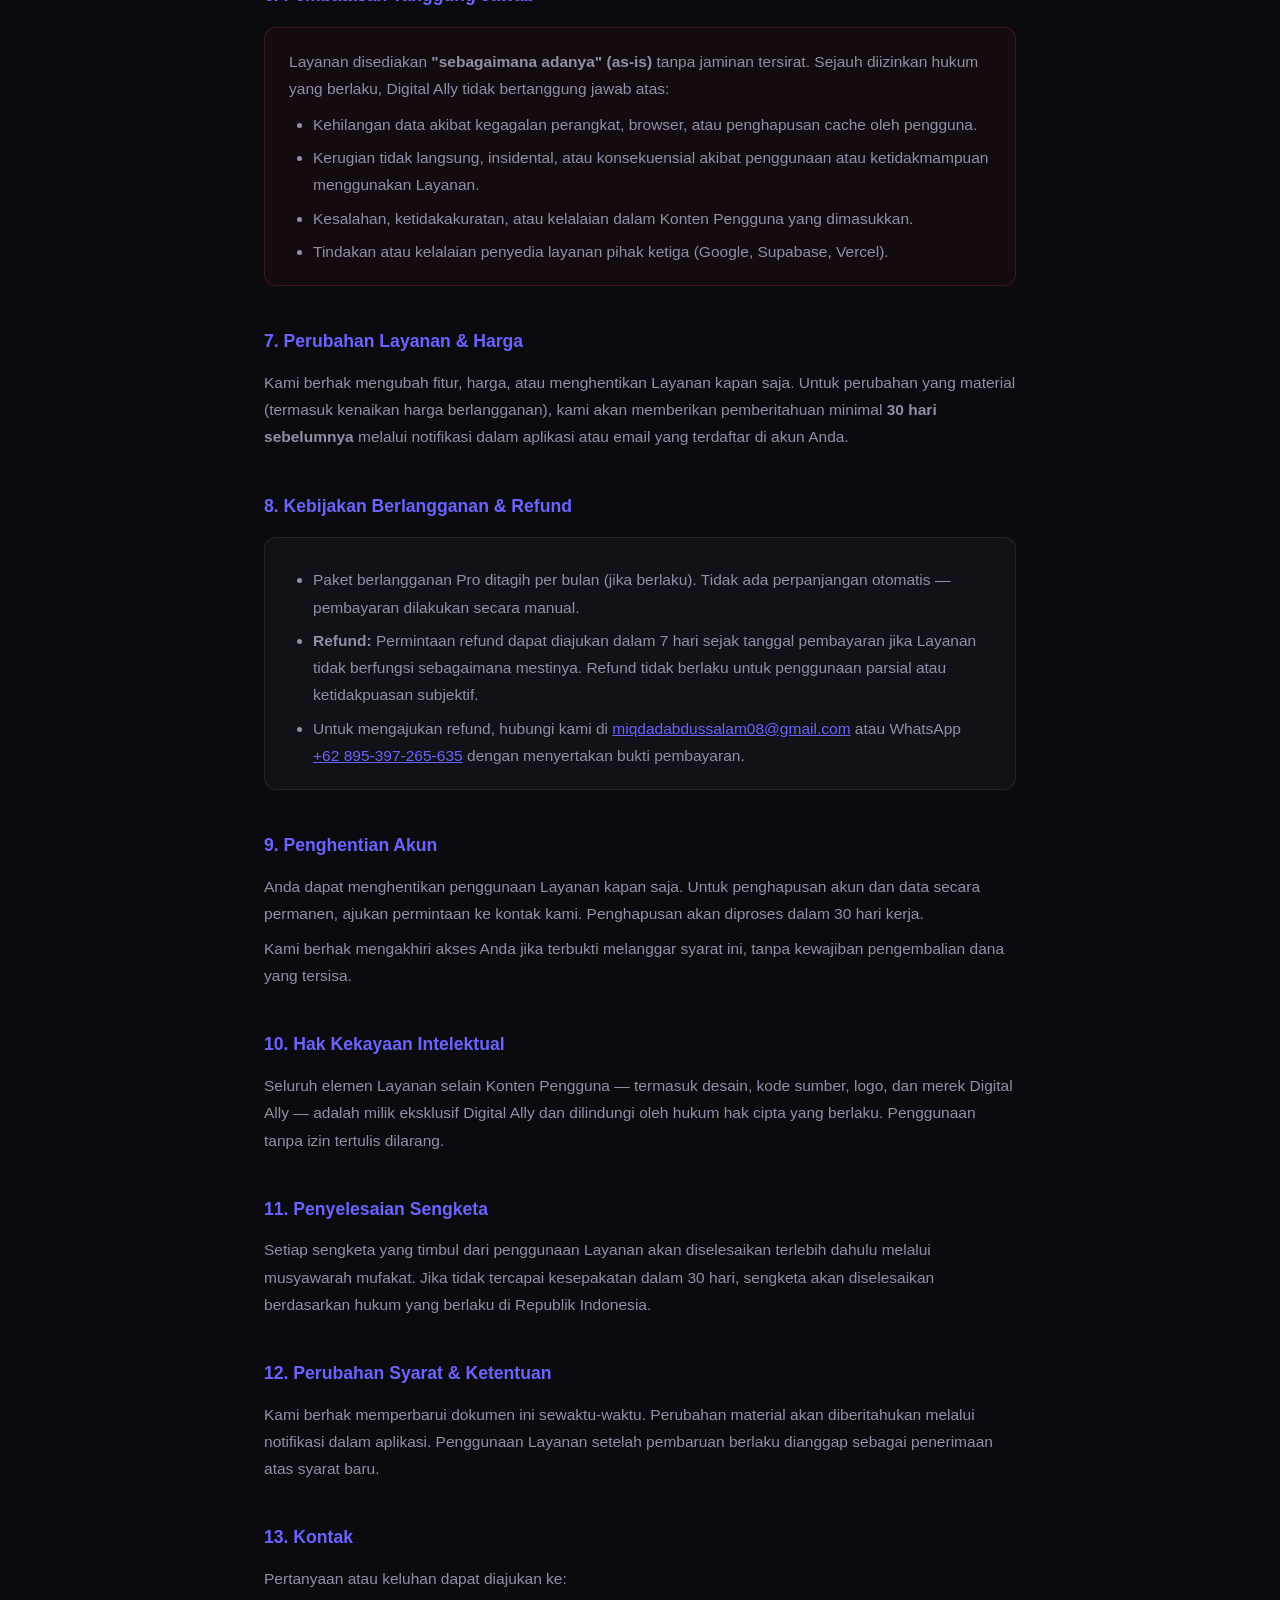
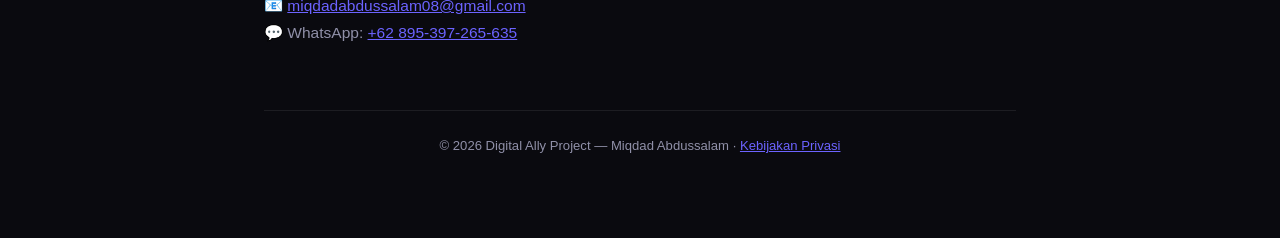
<file: terms.html>
<!DOCTYPE html>
<html lang="id">
<head>
  <meta charset="UTF-8">
  <meta name="viewport" content="width=device-width, initial-scale=1.0">
  <title>Syarat & Ketentuan — Digital Ally</title>
  <style>
    :root { --purple: #6C63FF; --bg: #0a0a0f; --surface: #111118; --border: rgba(255,255,255,0.08); --text: #f0f0f5; --text2: #9090a8; }
    * { box-sizing: border-box; margin: 0; padding: 0; }
    body { background: var(--bg); color: var(--text); font-family: 'Segoe UI', Inter, sans-serif; font-size: 0.97rem; line-height: 1.75; max-width: 800px; margin: 0 auto; padding: 2.5rem 1.5rem 5rem; }
    nav { display: flex; align-items: center; justify-content: space-between; padding-bottom: 1.5rem; border-bottom: 1px solid var(--border); margin-bottom: 2.5rem; }
    .logo { font-weight: 800; font-size: 1.1rem; }
    .logo span { color: #0cc0df; }
    a.back { color: var(--purple); text-decoration: none; font-size: 0.85rem; }
    a.back:hover { text-decoration: underline; }
    h1 { font-size: 2rem; font-weight: 800; margin-bottom: 0.4rem; letter-spacing: -0.02em; }
    .updated { color: var(--text2); font-size: 0.85rem; margin-bottom: 2.5rem; }
    h2 { font-size: 1.1rem; font-weight: 700; color: var(--purple); margin: 2.5rem 0 0.75rem; }
    p, li { color: var(--text2); }
    ul { padding-left: 1.5rem; display: flex; flex-direction: column; gap: 0.4rem; margin-top: 0.5rem; }
    .card { background: var(--surface); border: 1px solid var(--border); border-radius: 12px; padding: 1.25rem 1.5rem; margin: 1rem 0; }
    .card.warn { border-color: rgba(239,68,68,0.2); background: rgba(239,68,68,0.04); }
    .badge { display: inline-block; background: rgba(108,99,255,0.12); color: var(--purple); border: 1px solid rgba(108,99,255,0.25); font-size: 0.75rem; font-weight: 700; padding: 0.2rem 0.7rem; border-radius: 100px; letter-spacing: 0.05em; }
    footer { margin-top: 4rem; padding-top: 1.5rem; border-top: 1px solid var(--border); color: var(--text2); font-size: 0.82rem; text-align: center; }
    a { color: var(--purple); }
  </style>
</head>
<body>
<nav>
  <div class="logo">Digital<span>Ally</span></div>
  <a class="back" href="index.html">← Kembali ke Beranda</a>
</nav>

<h1>Syarat &amp; Ketentuan</h1>
<p class="updated">Terakhir diperbarui: 14 April 2026 · <span class="badge">Versi 2.0</span></p>

<p>Dengan mengakses atau menggunakan layanan Digital Ally — termasuk aplikasi <strong>Jurnal Guru</strong> dan <strong>EduTrack</strong> — Anda menyatakan telah membaca, memahami, dan menyetujui syarat-syarat berikut. Jika tidak setuju, harap hentikan penggunaan layanan.</p>

<h2>1. Definisi</h2>
<ul>
  <li><strong>"Layanan"</strong> merujuk pada aplikasi web Jurnal Guru dan EduTrack yang dioperasikan oleh Digital Ally.</li>
  <li><strong>"Pengguna"</strong> adalah siapa pun yang mengakses atau menggunakan Layanan.</li>
  <li><strong>"Konten Pengguna"</strong> adalah data yang Anda masukkan ke dalam Layanan (absensi, catatan, jadwal, dll.).</li>
  <li><strong>"Kami"</strong> merujuk pada Digital Ally Project, dioperasikan oleh Miqdad Abdussalam.</li>
</ul>

<h2>2. Penggunaan yang Diizinkan</h2>
<p>Layanan ini diperuntukkan bagi guru dan tenaga pendidik di Indonesia untuk keperluan administrasi pengajaran. Anda setuju untuk:</p>
<ul>
  <li>Menggunakan Layanan hanya untuk tujuan yang sah dan sesuai hukum.</li>
  <li>Tidak berbagi akun dengan orang lain.</li>
  <li>Tidak mencoba merekayasa balik, menduplikasi, atau mendistribusikan kode sumber aplikasi.</li>
  <li>Tidak menggunakan Layanan untuk menyebarkan konten berbahaya, menyinggung, atau melanggar hukum.</li>
  <li>Tidak melakukan tindakan yang dapat merusak, membebani, atau mengganggu infrastruktur Layanan.</li>
</ul>

<h2>3. Akun &amp; Autentikasi</h2>
<p>Akses ke Layanan menggunakan akun Google Anda. Anda bertanggung jawab menjaga keamanan akun Google Anda. Kami berhak menangguhkan atau menghapus akun yang melanggar syarat ini tanpa pemberitahuan sebelumnya.</p>

<h2>4. Data &amp; Konten Pengguna</h2>
<ul>
  <li>Seluruh Konten Pengguna yang dimasukkan ke dalam Layanan tetap menjadi <strong>milik Anda sepenuhnya</strong>.</li>
  <li>Kami tidak mengklaim kepemilikan atas data siswa atau catatan mengajar Anda.</li>
  <li>Anda bertanggung jawab memastikan data siswa yang dimasukkan sesuai dengan kebijakan privasi sekolah dan peraturan yang berlaku.</li>
  <li>Kami menyediakan fitur backup mandiri (format JSON). Kami sangat menyarankan Anda melakukan backup secara rutin.</li>
</ul>

<h2>5. Ketersediaan Layanan</h2>
<p>Kami berupaya menjaga Layanan tetap berjalan 24/7, namun tidak menjamin ketersediaan tanpa gangguan. Pemeliharaan berkala, pembaruan, atau gangguan teknis dari pihak ketiga (Supabase, Vercel) dapat menyebabkan downtime sementara. Kami tidak bertanggung jawab atas kerugian yang disebabkan oleh downtime.</p>

<h2>6. Pembatasan Tanggung Jawab</h2>
<div class="card warn">
  <p>Layanan disediakan <strong>"sebagaimana adanya" (as-is)</strong> tanpa jaminan tersirat. Sejauh diizinkan hukum yang berlaku, Digital Ally tidak bertanggung jawab atas:</p>
  <ul>
    <li>Kehilangan data akibat kegagalan perangkat, browser, atau penghapusan cache oleh pengguna.</li>
    <li>Kerugian tidak langsung, insidental, atau konsekuensial akibat penggunaan atau ketidakmampuan menggunakan Layanan.</li>
    <li>Kesalahan, ketidakakuratan, atau kelalaian dalam Konten Pengguna yang dimasukkan.</li>
    <li>Tindakan atau kelalaian penyedia layanan pihak ketiga (Google, Supabase, Vercel).</li>
  </ul>
</div>

<h2>7. Perubahan Layanan &amp; Harga</h2>
<p>Kami berhak mengubah fitur, harga, atau menghentikan Layanan kapan saja. Untuk perubahan yang material (termasuk kenaikan harga berlangganan), kami akan memberikan pemberitahuan minimal <strong>30 hari sebelumnya</strong> melalui notifikasi dalam aplikasi atau email yang terdaftar di akun Anda.</p>

<h2>8. Kebijakan Berlangganan &amp; Refund</h2>
<div class="card">
  <ul>
    <li>Paket berlangganan Pro ditagih per bulan (jika berlaku). Tidak ada perpanjangan otomatis — pembayaran dilakukan secara manual.</li>
    <li><strong>Refund:</strong> Permintaan refund dapat diajukan dalam 7 hari sejak tanggal pembayaran jika Layanan tidak berfungsi sebagaimana mestinya. Refund tidak berlaku untuk penggunaan parsial atau ketidakpuasan subjektif.</li>
    <li>Untuk mengajukan refund, hubungi kami di <a href="mailto:miqdadabdussalam08@gmail.com">miqdadabdussalam08@gmail.com</a> atau WhatsApp <a href="https://wa.me/62895397265635">+62 895-397-265-635</a> dengan menyertakan bukti pembayaran.</li>
  </ul>
</div>

<h2>9. Penghentian Akun</h2>
<p>Anda dapat menghentikan penggunaan Layanan kapan saja. Untuk penghapusan akun dan data secara permanen, ajukan permintaan ke kontak kami. Penghapusan akan diproses dalam 30 hari kerja.</p>
<p style="margin-top:0.5rem">Kami berhak mengakhiri akses Anda jika terbukti melanggar syarat ini, tanpa kewajiban pengembalian dana yang tersisa.</p>

<h2>10. Hak Kekayaan Intelektual</h2>
<p>Seluruh elemen Layanan selain Konten Pengguna — termasuk desain, kode sumber, logo, dan merek Digital Ally — adalah milik eksklusif Digital Ally dan dilindungi oleh hukum hak cipta yang berlaku. Penggunaan tanpa izin tertulis dilarang.</p>

<h2>11. Penyelesaian Sengketa</h2>
<p>Setiap sengketa yang timbul dari penggunaan Layanan akan diselesaikan terlebih dahulu melalui musyawarah mufakat. Jika tidak tercapai kesepakatan dalam 30 hari, sengketa akan diselesaikan berdasarkan hukum yang berlaku di Republik Indonesia.</p>

<h2>12. Perubahan Syarat &amp; Ketentuan</h2>
<p>Kami berhak memperbarui dokumen ini sewaktu-waktu. Perubahan material akan diberitahukan melalui notifikasi dalam aplikasi. Penggunaan Layanan setelah pembaruan berlaku dianggap sebagai penerimaan atas syarat baru.</p>

<h2>13. Kontak</h2>
<p>Pertanyaan atau keluhan dapat diajukan ke:<br>
📧 <a href="mailto:miqdadabdussalam08@gmail.com">miqdadabdussalam08@gmail.com</a><br>
💬 WhatsApp: <a href="https://wa.me/62895397265635" target="_blank">+62 895-397-265-635</a></p>

<footer>
  <p>© 2026 Digital Ally Project — Miqdad Abdussalam · <a href="privacy.html">Kebijakan Privasi</a></p>
</footer>
</body>
</html>
</file>
<file: style.css>
/* ============================================
   MIQDAD ABDUSSALAM — WEBSITE BUILDER
   Design System: Modern, Clean, Minimal
============================================ */

@import url('https://fonts.googleapis.com/css2?family=Inter:wght@300;400;500;600;700&family=Playfair+Display:wght@700;800&display=swap');

:root {
  --black: #0a0a0a;
  --gray-900: #111111;
  --gray-800: #1a1a1a;
  --gray-700: #2a2a2a;
  --gray-600: #3f3f3f;
  --gray-400: #888888;
  --gray-200: #d4d4d4;
  --gray-100: #f0f0f0;
  --white: #ffffff;
  --accent: #c9a96e;
  --accent-light: #e8d5b0;
}

*, *::before, *::after { box-sizing: border-box; margin: 0; padding: 0; }
html { scroll-behavior: smooth; }
body {
  font-family: 'Inter', sans-serif;
  background: var(--white);
  color: var(--gray-900);
  line-height: 1.6;
  -webkit-font-smoothing: antialiased;
  overflow-x: hidden;
}

/* ---- NAV ---- */
nav {
  position: fixed; top: 0; left: 0; right: 0; z-index: 100;
  display: flex; align-items: center; justify-content: space-between;
  padding: 1.2rem 2rem;
  background: rgba(255,255,255,0.92);
  backdrop-filter: blur(16px);
  border-bottom: 1px solid rgba(0,0,0,0.06);
  transition: box-shadow 0.3s;
}
nav.scrolled { box-shadow: 0 2px 20px rgba(0,0,0,0.08); }
.nav-logo {
  font-family: 'Inter', sans-serif; font-weight: 700;
  font-size: 1rem; letter-spacing: 0.02em; color: var(--black);
  text-decoration: none;
}
.nav-logo span { color: var(--accent); }
.nav-links { display: flex; gap: 2rem; list-style: none; }
.nav-links a {
  font-size: 0.85rem; font-weight: 500; color: var(--gray-600);
  text-decoration: none; transition: color 0.2s;
}
.nav-links a:hover { color: var(--black); }
.nav-cta {
  background: var(--black); color: var(--white);
  font-size: 0.82rem; font-weight: 600; padding: 0.6rem 1.4rem;
  border-radius: 6px; text-decoration: none;
  transition: background 0.2s, transform 0.2s;
}
.nav-cta:hover { background: var(--gray-800); transform: translateY(-1px); }
.nav-toggle { display: none; flex-direction: column; gap: 5px; cursor: pointer; padding: 4px; }
.nav-toggle span { display: block; width: 22px; height: 2px; background: var(--black); border-radius: 2px; transition: 0.3s; }

/* ---- HERO ---- */
.hero {
  min-height: 100vh; display: flex; align-items: center;
  padding: 7rem 2rem 4rem; background: var(--white);
  position: relative; overflow: hidden;
}
.hero::before {
  content: ''; position: absolute; right: -200px; top: -100px;
  width: 600px; height: 600px; border-radius: 50%;
  background: radial-gradient(circle, rgba(201,169,110,0.08) 0%, transparent 70%);
  pointer-events: none;
}
.hero-inner { max-width: 1100px; margin: 0 auto; width: 100%; display: grid; grid-template-columns: 1fr 1fr; gap: 4rem; align-items: center; }
.hero-tag {
  display: inline-flex; align-items: center; gap: 0.5rem;
  font-size: 0.72rem; font-weight: 600; letter-spacing: 0.15em; text-transform: uppercase;
  color: var(--accent); border: 1px solid var(--accent-light);
  background: rgba(201,169,110,0.06); padding: 0.4rem 1rem; border-radius: 100px; margin-bottom: 1.5rem;
}
.hero-tag::before { content: ''; width: 5px; height: 5px; background: var(--accent); border-radius: 50%; }
.hero h1 {
  font-family: 'Inter', sans-serif; font-weight: 800;
  font-size: clamp(2.4rem, 5vw, 3.6rem); line-height: 1.1;
  letter-spacing: -0.03em; color: var(--black); margin-bottom: 1.25rem;
}
.hero h1 em { font-style: normal; color: var(--accent); }
.hero-sub { font-size: 1.05rem; color: var(--gray-400); line-height: 1.7; max-width: 44ch; margin-bottom: 2.5rem; }
.hero-actions { display: flex; gap: 1rem; flex-wrap: wrap; }
.btn-primary {
  background: var(--black); color: var(--white);
  font-size: 0.9rem; font-weight: 600; padding: 0.85rem 2rem;
  border-radius: 6px; text-decoration: none; border: none; cursor: pointer;
  transition: background 0.2s, transform 0.2s;
  display: inline-flex; align-items: center; gap: 0.5rem;
}
.btn-primary:hover { background: var(--gray-800); transform: translateY(-2px); }
.btn-outline {
  background: transparent; color: var(--black);
  font-size: 0.9rem; font-weight: 600; padding: 0.85rem 2rem;
  border-radius: 6px; text-decoration: none; border: 1.5px solid var(--gray-200);
  transition: border-color 0.2s, background 0.2s, transform 0.2s; cursor: pointer;
}
.btn-outline:hover { border-color: var(--black); background: var(--gray-100); transform: translateY(-2px); }
.hero-stats { display: flex; gap: 2rem; margin-top: 3rem; padding-top: 2rem; border-top: 1px solid var(--gray-100); }
.hero-stat { display: flex; flex-direction: column; gap: 0.2rem; }
.hero-stat strong { font-size: 1.6rem; font-weight: 800; color: var(--black); letter-spacing: -0.03em; }
.hero-stat span { font-size: 0.78rem; color: var(--gray-400); font-weight: 500; }
.hero-visual { position: relative; }
.hero-card {
  background: var(--white); border-radius: 16px;
  border: 1px solid var(--gray-100); overflow: hidden;
  box-shadow: 0 20px 60px rgba(0,0,0,0.08);
}
.hero-card-header { background: var(--black); padding: 1rem 1.5rem; display: flex; align-items: center; gap: 0.5rem; }
.hero-card-header span { font-size: 0.7rem; color: rgba(255,255,255,0.5); font-weight: 500; }
.dot-row { display: flex; gap: 6px; }
.dot-row i { width: 10px; height: 10px; border-radius: 50%; background: var(--gray-700); display: block; }
.dot-row i:first-child { background: #ff5f57; }
.dot-row i:nth-child(2) { background: #ffbd2e; }
.dot-row i:nth-child(3) { background: #28ca41; }
.hero-card-body { padding: 1.5rem; }
.preview-row { display: flex; gap: 0.75rem; margin-bottom: 0.75rem; }
.preview-block { height: 10px; border-radius: 100px; background: var(--gray-100); }
.preview-block.dark { background: var(--gray-800); }
.preview-block.accent { background: var(--accent); }
.preview-img { width: 100%; height: 140px; background: linear-gradient(135deg, var(--gray-100) 0%, var(--gray-200) 100%); border-radius: 8px; margin: 1rem 0; display: flex; align-items: center; justify-content: center; }
.preview-img svg { opacity: 0.2; }
.hero-badge-float {
  position: absolute; bottom: -10px; left: -20px;
  background: var(--white); border: 1px solid var(--gray-100);
  box-shadow: 0 8px 30px rgba(0,0,0,0.1);
  border-radius: 12px; padding: 0.75rem 1rem;
  display: flex; align-items: center; gap: 0.75rem;
}
.hero-badge-float .icon { width: 36px; height: 36px; background: rgba(201,169,110,0.12); border-radius: 8px; display: grid; place-items: center; font-size: 1rem; }
.hero-badge-float strong { font-size: 0.85rem; font-weight: 700; display: block; }
.hero-badge-float small { font-size: 0.7rem; color: var(--gray-400); }

/* ---- SECTIONS ---- */
section { padding: 5rem 2rem; }
.container { max-width: 1100px; margin: 0 auto; }
.section-eyebrow { font-size: 0.7rem; font-weight: 700; letter-spacing: 0.18em; text-transform: uppercase; color: var(--accent); margin-bottom: 0.75rem; display: block; }
.section-title { font-size: clamp(1.8rem, 4vw, 2.8rem); font-weight: 800; letter-spacing: -0.03em; line-height: 1.15; color: var(--black); margin-bottom: 1rem; }
.section-sub { font-size: 1rem; color: var(--gray-400); max-width: 52ch; line-height: 1.7; }

/* ---- PROBLEM ---- */
.problem { background: var(--gray-900); color: var(--white); }
.problem .section-title { color: var(--white); }
.problem .section-sub { color: var(--gray-400); }
.problem-grid { display: grid; grid-template-columns: repeat(3, 1fr); gap: 1.5px; margin-top: 3.5rem; background: var(--gray-700); border-radius: 12px; overflow: hidden; }
.problem-item { background: var(--gray-900); padding: 2.5rem 2rem; transition: background 0.2s; }
.problem-item:hover { background: var(--gray-800); }
.problem-num { font-size: 2.5rem; font-weight: 800; color: var(--accent); opacity: 0.3; line-height: 1; margin-bottom: 1.25rem; letter-spacing: -0.04em; }
.problem-item h3 { font-size: 1.05rem; font-weight: 700; color: var(--white); margin-bottom: 0.6rem; line-height: 1.3; }
.problem-item p { font-size: 0.9rem; color: var(--gray-400); line-height: 1.65; }
.problem-closing { margin-top: 3rem; padding: 2rem 2.5rem; border: 1px solid var(--gray-700); border-radius: 12px; background: rgba(201,169,110,0.04); border-color: rgba(201,169,110,0.2); }
.problem-closing p { font-size: 1.05rem; font-style: italic; color: var(--gray-200); line-height: 1.6; }
.problem-closing p strong { color: var(--accent); font-style: normal; }

/* ---- SOLUTION ---- */
.solution { background: var(--white); }
.solution-inner { display: grid; grid-template-columns: 1fr 1fr; gap: 5rem; align-items: center; }
.solution-list { display: flex; flex-direction: column; gap: 1.5rem; margin-top: 2.5rem; }
.solution-item { display: flex; gap: 1rem; align-items: flex-start; }
.solution-check { width: 26px; height: 26px; background: var(--black); border-radius: 50%; display: grid; place-items: center; flex-shrink: 0; margin-top: 2px; }
.solution-check svg { width: 12px; height: 12px; stroke: var(--white); }
.solution-item strong { font-size: 1rem; font-weight: 700; color: var(--black); display: block; margin-bottom: 0.3rem; }
.solution-item p { font-size: 0.9rem; color: var(--gray-400); line-height: 1.6; }
.solution-visual { display: grid; grid-template-columns: 1fr 1fr; gap: 1rem; }
.sol-card { background: var(--gray-100); border-radius: 12px; padding: 1.5rem; display: flex; flex-direction: column; gap: 0.5rem; }
.sol-card.dark { background: var(--black); }
.sol-card .icon { font-size: 1.5rem; margin-bottom: 0.5rem; }
.sol-card strong { font-size: 0.9rem; font-weight: 700; color: var(--black); }
.sol-card.dark strong { color: var(--white); }
.sol-card span { font-size: 0.78rem; color: var(--gray-400); }
.sol-card.dark span { color: rgba(255,255,255,0.45); }
.sol-card.span2 { grid-column: span 2; }

/* ---- SERVICES ---- */
.services { background: var(--gray-100); }
.services-grid { display: grid; grid-template-columns: repeat(4, 1fr); gap: 1.5rem; margin-top: 3.5rem; }
.service-card {
  background: var(--white); border-radius: 12px; padding: 2rem 1.75rem;
  border: 1px solid transparent; transition: border-color 0.25s, transform 0.25s, box-shadow 0.25s;
  cursor: default;
}
.service-card:hover { border-color: var(--black); transform: translateY(-4px); box-shadow: 0 12px 40px rgba(0,0,0,0.08); }
.service-icon { font-size: 1.75rem; margin-bottom: 1.25rem; display: block; }
.service-card h3 { font-size: 1rem; font-weight: 700; color: var(--black); margin-bottom: 0.6rem; line-height: 1.3; }
.service-card p { font-size: 0.85rem; color: var(--gray-400); line-height: 1.65; }
.services-note { margin-top: 2rem; text-align: center; font-size: 0.88rem; color: var(--gray-400); }
.services-note strong { color: var(--black); }

/* ---- PORTFOLIO ---- */
.portfolio { background: var(--white); }
.portfolio-grid { display: grid; grid-template-columns: repeat(3, 1fr); gap: 1.5rem; margin-top: 3.5rem; }
.portfolio-card {
  border-radius: 12px; overflow: hidden;
  border: 1px solid var(--gray-100);
  transition: transform 0.3s, box-shadow 0.3s;
  background: var(--white);
  cursor: pointer;
}
.portfolio-card:hover { transform: translateY(-6px); box-shadow: 0 20px 50px rgba(0,0,0,0.1); }
.portfolio-thumb {
  width: 100%; height: 220px; overflow: hidden;
  position: relative; background: var(--gray-100);
}
.portfolio-thumb img { width: 100%; height: 100%; object-fit: cover; object-position: top; transition: transform 0.4s; }
.portfolio-card:hover .portfolio-thumb img { transform: scale(1.04); }
.portfolio-thumb-overlay {
  position: absolute; inset: 0; background: rgba(0,0,0,0);
  transition: background 0.3s; display: flex; align-items: center; justify-content: center;
}
.portfolio-card:hover .portfolio-thumb-overlay { background: rgba(0,0,0,0.35); }
.portfolio-thumb-overlay a {
  opacity: 0; transform: translateY(8px);
  background: var(--white); color: var(--black);
  font-size: 0.8rem; font-weight: 700; padding: 0.55rem 1.25rem;
  border-radius: 6px; text-decoration: none; transition: opacity 0.3s, transform 0.3s;
}
.portfolio-card:hover .portfolio-thumb-overlay a { opacity: 1; transform: translateY(0); }
.portfolio-info { padding: 1.5rem; }
.portfolio-tag { font-size: 0.68rem; font-weight: 700; text-transform: uppercase; letter-spacing: 0.12em; color: var(--accent); margin-bottom: 0.5rem; display: block; }
.portfolio-info h3 { font-size: 1rem; font-weight: 700; color: var(--black); margin-bottom: 0.5rem; }
.portfolio-info p { font-size: 0.85rem; color: var(--gray-400); line-height: 1.6; }

/* ---- VALUE ---- */
.value { background: var(--black); color: var(--white); }
.value .section-title { color: var(--white); }
.value-grid { display: grid; grid-template-columns: repeat(4, 1fr); gap: 2rem; margin-top: 4rem; }
.value-item { display: flex; flex-direction: column; gap: 1rem; }
.value-item-num { font-size: 0.72rem; font-weight: 700; letter-spacing: 0.15em; color: var(--accent); }
.value-item h3 { font-size: 1rem; font-weight: 700; color: var(--white); line-height: 1.3; }
.value-item p { font-size: 0.88rem; color: var(--gray-400); line-height: 1.65; }
.value-divider { width: 1px; background: var(--gray-700); display: block; }

/* ---- PROCESS ---- */
.process { background: var(--gray-100); }
.process-steps { display: grid; grid-template-columns: repeat(4, 1fr); gap: 0; margin-top: 4rem; position: relative; }
.process-steps::before {
  content: ''; position: absolute; top: 28px; left: 10%; right: 10%;
  height: 1px; background: linear-gradient(90deg, var(--gray-200), var(--gray-300), var(--gray-200));
}
.process-step { display: flex; flex-direction: column; align-items: center; text-align: center; padding: 0 1.5rem; position: relative; }
.step-circle {
  width: 56px; height: 56px; border-radius: 50%;
  background: var(--white); border: 1.5px solid var(--gray-200);
  display: grid; place-items: center; font-size: 0.8rem; font-weight: 800;
  color: var(--black); margin-bottom: 1.5rem; position: relative; z-index: 1;
  transition: background 0.2s, border-color 0.2s;
}
.process-step:hover .step-circle { background: var(--black); color: var(--white); border-color: var(--black); }
.process-step h3 { font-size: 0.95rem; font-weight: 700; color: var(--black); margin-bottom: 0.5rem; }
.process-step p { font-size: 0.82rem; color: var(--gray-400); line-height: 1.6; }

/* ---- TESTIMONIALS ---- */
.testimonials { background: var(--white); }
.testi-grid { display: grid; grid-template-columns: repeat(3, 1fr); gap: 1.5rem; margin-top: 3.5rem; }
.testi-card {
  background: var(--white); border: 1px solid var(--gray-100);
  border-radius: 12px; padding: 2rem; transition: box-shadow 0.25s, border-color 0.25s;
}
.testi-card:hover { box-shadow: 0 10px 40px rgba(0,0,0,0.07); border-color: var(--gray-200); }
.testi-stars { display: flex; gap: 3px; margin-bottom: 1rem; }
.testi-stars i { width: 14px; height: 14px; background: var(--accent); clip-path: polygon(50% 0%, 61% 35%, 98% 35%, 68% 57%, 79% 91%, 50% 70%, 21% 91%, 32% 57%, 2% 35%, 39% 35%); }
.testi-card blockquote { font-size: 0.92rem; line-height: 1.7; color: var(--gray-600); font-style: italic; margin-bottom: 1.5rem; }
.testi-author { display: flex; align-items: center; gap: 0.75rem; }
.testi-avatar { width: 40px; height: 40px; border-radius: 50%; background: var(--gray-200); display: grid; place-items: center; font-size: 0.9rem; font-weight: 700; color: var(--gray-600); flex-shrink: 0; }
.testi-name { font-size: 0.88rem; font-weight: 700; color: var(--black); }
.testi-role { font-size: 0.75rem; color: var(--gray-400); }

/* ---- CTA SECTION ---- */
.cta-section { background: var(--black); padding: 6rem 2rem; text-align: center; }
.cta-section h2 { font-size: clamp(2rem, 5vw, 3.2rem); font-weight: 800; color: var(--white); letter-spacing: -0.03em; max-width: 18ch; margin: 0 auto 1rem; line-height: 1.15; }
.cta-section h2 em { font-style: normal; color: var(--accent); }
.cta-section p { font-size: 1rem; color: var(--gray-400); margin-bottom: 2.5rem; }
.cta-urgency { display: inline-flex; align-items: center; gap: 0.5rem; font-size: 0.78rem; color: var(--accent); margin-top: 1.5rem; }
.cta-urgency::before { content: ''; width: 6px; height: 6px; background: var(--accent); border-radius: 50%; }
.btn-accent {
  background: var(--accent); color: var(--black);
  font-size: 0.95rem; font-weight: 700; padding: 1rem 2.5rem;
  border-radius: 6px; text-decoration: none; border: none; cursor: pointer;
  transition: opacity 0.2s, transform 0.2s;
  display: inline-flex; align-items: center; gap: 0.5rem;
}
.btn-accent:hover { opacity: 0.9; transform: translateY(-2px); }

/* ---- FOOTER ---- */
footer { background: var(--gray-900); color: var(--white); padding: 3rem 2rem; }
.footer-inner { max-width: 1100px; margin: 0 auto; display: flex; align-items: center; justify-content: space-between; }
.footer-brand p { font-size: 0.82rem; color: var(--gray-400); margin-top: 0.25rem; }
.footer-logo { font-size: 0.95rem; font-weight: 700; color: var(--white); }
.footer-logo span { color: var(--accent); }
.footer-contacts { display: flex; gap: 1.5rem; align-items: center; }
.footer-contacts a { font-size: 0.82rem; color: var(--gray-400); text-decoration: none; transition: color 0.2s; display: flex; align-items: center; gap: 0.4rem; }
.footer-contacts a:hover { color: var(--white); }
.footer-bottom { max-width: 1100px; margin: 1.5rem auto 0; padding-top: 1.5rem; border-top: 1px solid var(--gray-800); display: flex; justify-content: space-between; align-items: center; }
.footer-bottom p { font-size: 0.78rem; color: var(--gray-400); }

/* ---- ANIMATIONS ---- */
.fade-up { opacity: 0; transform: translateY(28px); transition: opacity 0.65s ease, transform 0.65s ease; }
.fade-up.visible { opacity: 1; transform: translateY(0); }
.fade-up:nth-child(2) { transition-delay: 0.1s; }
.fade-up:nth-child(3) { transition-delay: 0.2s; }
.fade-up:nth-child(4) { transition-delay: 0.3s; }

/* ---- RESPONSIVE ---- */
@media (max-width: 1024px) {
  .services-grid { grid-template-columns: repeat(2, 1fr); }
  .value-grid { grid-template-columns: repeat(2, 1fr); gap: 3rem; }
}

@media (max-width: 768px) {
  nav { padding: 1rem 1.25rem; }
  .nav-links, .nav-cta { display: none; }
  .nav-toggle { display: flex; }
  .hero-inner { grid-template-columns: 1fr; gap: 2.5rem; }
  .hero-visual { display: none; }
  .hero-stats { gap: 1.5rem; }
  .problem-grid { grid-template-columns: 1fr; }
  .solution-inner { grid-template-columns: 1fr; gap: 3rem; }
  .solution-visual { display: none; }
  .services-grid { grid-template-columns: 1fr 1fr; }
  .portfolio-grid { grid-template-columns: 1fr; }
  .value-grid { grid-template-columns: 1fr; gap: 2rem; }
  .process-steps { grid-template-columns: 1fr 1fr; gap: 2.5rem; }
  .process-steps::before { display: none; }
  .testi-grid { grid-template-columns: 1fr; }
  .footer-inner { flex-direction: column; gap: 1.5rem; text-align: center; }
  .footer-bottom { flex-direction: column; gap: 0.5rem; text-align: center; }
  section { padding: 4rem 1.25rem; }
  .hero { padding: 6rem 1.25rem 3rem; }
}

@media (max-width: 480px) {
  .services-grid { grid-template-columns: 1fr; }
  .process-steps { grid-template-columns: 1fr; }
  .hero-stats { flex-direction: column; gap: 1rem; }
}

/* ---- MOBILE NAV MENU ---- */
.mobile-menu {
  display: none; position: fixed; inset: 0; background: var(--white);
  z-index: 200; flex-direction: column; align-items: center; justify-content: center; gap: 2rem;
}
.mobile-menu.open { display: flex; }
.mobile-menu a { font-size: 1.4rem; font-weight: 700; color: var(--black); text-decoration: none; }
.mobile-close { position: absolute; top: 1.5rem; right: 1.5rem; background: none; border: none; cursor: pointer; font-size: 1.5rem; color: var(--black); }
</file>
